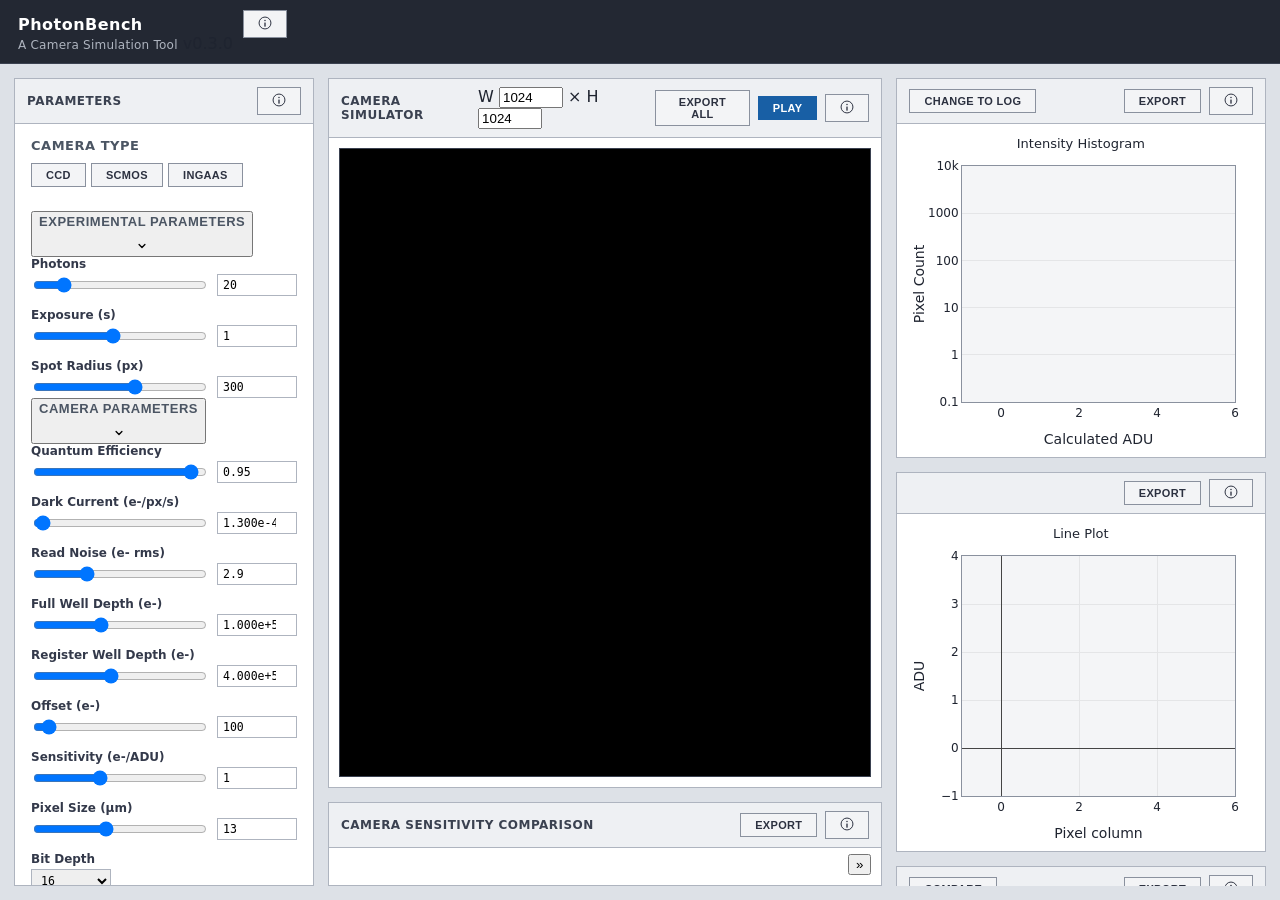
<file: index.html>
<!DOCTYPE html>
<html lang="en">
<head>
  <meta charset="UTF-8" />
  <meta name="viewport" content="width=device-width, initial-scale=1.0" />
  <title>PhotonBench - A Camera Simulation Tool</title>
  <link rel="stylesheet" href="style.css" />
</head>
<body>
  <header class="app-titlebar">
    <div class="app-title-group">
      <h1>PhotonBench</h1>
      <span class="app-subtitle">A Camera Simulation Tool</span>
      <span class="app-version" title="Pre-release - see CHANGELOG.md for version history">v0.3.0</span>
    </div>
    <button id="info-btn" type="button" class="btn btn-sm icon-btn" aria-label="Info" title="Info">
      <svg class="icon-info" viewBox="0 0 20 20" width="14" height="14" aria-hidden="true" focusable="false"><circle cx="10" cy="10" r="8.5" fill="none" stroke="currentColor" stroke-width="1.4"/><circle cx="10" cy="6.4" r="1.1" fill="currentColor"/><rect x="9.05" y="9.2" width="1.9" height="6" rx="0.6" fill="currentColor"/></svg>
    </button>
  </header>

  <div id="info-overlay" class="info-overlay" hidden>
    <div class="info-modal" role="dialog" aria-modal="true" aria-labelledby="info-modal-content">
      <button id="info-close-btn" class="info-close" aria-label="Close">&times;</button>
      <div id="info-modal-content" class="info-text"></div>
    </div>
  </div>

  <div id="comparison-info-overlay" class="info-overlay" hidden>
    <div class="info-modal" role="dialog" aria-modal="true" aria-labelledby="comparison-info-modal-content">
      <button id="comparison-info-close-btn" class="info-close" aria-label="Close">&times;</button>
      <div id="comparison-info-modal-content" class="info-text">
        <p>SNR is an important quantity that allows for a compact comparison of a camera's hypothetical performance under different illumination conditions. Here SNR is plotted as a function of incident photons and as a function of 13 µm pixels (Normalized SNR). Pixel size is important here as, generally, larger pixels will be more sensitive due to the larger surface area. Thus, the Normalized SNR plot is created by scaling the SNR by the ratio of the pixel surface area to a reference 13 µm pixel. The latter plot provides a more accurate comparison of two cameras with different pixel sizes under the same illumination conditions.</p>
      </div>
    </div>
  </div>

  <div id="panel-1-info-overlay" class="info-overlay" hidden>
    <div class="info-modal" role="dialog" aria-modal="true" aria-labelledby="panel-1-info-modal-content">
      <button id="panel-1-info-close-btn" class="info-close" aria-label="Close">&times;</button>
      <div id="panel-1-info-modal-content" class="info-text">
        <p><em>Info coming soon.</em></p>
      </div>
    </div>
  </div>

  <div id="panel-2-info-overlay" class="info-overlay" hidden>
    <div class="info-modal" role="dialog" aria-modal="true" aria-labelledby="panel-2-info-modal-content">
      <button id="panel-2-info-close-btn" class="info-close" aria-label="Close">&times;</button>
      <div id="panel-2-info-modal-content" class="info-text">
        <p><em>Info coming soon.</em></p>
      </div>
    </div>
  </div>

  <div id="panel-3-info-overlay" class="info-overlay" hidden>
    <div class="info-modal" role="dialog" aria-modal="true" aria-labelledby="panel-3-info-modal-content">
      <button id="panel-3-info-close-btn" class="info-close" aria-label="Close">&times;</button>
      <div id="panel-3-info-modal-content" class="info-text">
        <p><em>Info coming soon.</em></p>
      </div>
    </div>
  </div>

  <div id="panel-4-info-overlay" class="info-overlay" hidden>
    <div class="info-modal" role="dialog" aria-modal="true" aria-labelledby="panel-4-info-modal-content">
      <button id="panel-4-info-close-btn" class="info-close" aria-label="Close">&times;</button>
      <div id="panel-4-info-modal-content" class="info-text">
        <p><em>Info coming soon.</em></p>
      </div>
    </div>
  </div>

  <div id="panel-5-info-overlay" class="info-overlay" hidden>
    <div class="info-modal" role="dialog" aria-modal="true" aria-labelledby="panel-5-info-modal-content">
      <button id="panel-5-info-close-btn" class="info-close" aria-label="Close">&times;</button>
      <div id="panel-5-info-modal-content" class="info-text">
        <p><em>Info coming soon.</em></p>
      </div>
    </div>
  </div>

  <div id="panel-6-info-overlay" class="info-overlay" hidden>
    <div class="info-modal" role="dialog" aria-modal="true" aria-labelledby="panel-6-info-modal-content">
      <button id="panel-6-info-close-btn" class="info-close" aria-label="Close">&times;</button>
      <div id="panel-6-info-modal-content" class="info-text">
        <p><em>Info coming soon.</em></p>
      </div>
    </div>
  </div>

  <div class="app-grid">

    <!-- Left column: Box 6, parameters. Scrolls independently if it doesn't
         all fit vertically. -->
    <section class="panel params-column" id="panel-6">
      <div class="panel-header">
        <h2>Parameters</h2>
        <div class="panel-controls">
          <button id="panel-6-info-btn" type="button" class="btn btn-sm icon-btn" aria-label="About this panel" title="About this panel">
            <svg class="icon-info" viewBox="0 0 20 20" width="14" height="14" aria-hidden="true" focusable="false"><circle cx="10" cy="10" r="8.5" fill="none" stroke="currentColor" stroke-width="1.4"/><circle cx="10" cy="6.4" r="1.1" fill="currentColor"/><rect x="9.05" y="9.2" width="1.9" height="6" rx="0.6" fill="currentColor"/></svg>
          </button>
        </div>
      </div>
      <div class="panel-body panel-body-controls">
        <div class="controls-group sensor-type-wrapper">
          <h3>Camera Type</h3>
          <div class="sensor-type-tabs">
            <button type="button" class="btn sensor-type-btn is-active" id="sensor-type-ccd-btn">CCD</button>
            <button type="button" class="btn sensor-type-btn" id="sensor-type-scmos-btn">sCMOS</button>
            <button type="button" class="btn sensor-type-btn" id="sensor-type-ingaas-btn">InGaAs</button>
          </div>
          <div class="reset-divider"></div>
        </div>
        <div class="params-scroll-area">
          <div class="controls-group collapsible-group" id="experimental-group">
            <button type="button" class="controls-group-header" id="experimental-group-toggle" aria-expanded="true" aria-controls="experimental-controls">
              <h3>Experimental Parameters</h3>
              <svg class="icon-chevron" viewBox="0 0 12 12" width="10" height="10" aria-hidden="true" focusable="false"><path d="M2.5 4.2 L6 7.8 L9.5 4.2" stroke="currentColor" stroke-width="1.6" fill="none" stroke-linecap="round" stroke-linejoin="round"/></svg>
            </button>
            <div id="experimental-controls" class="controls-list"></div>
          </div>
          <div class="controls-group collapsible-group" id="camera-group">
            <button type="button" class="controls-group-header" id="camera-group-toggle" aria-expanded="true" aria-controls="camera-controls">
              <h3>Camera Parameters</h3>
              <svg class="icon-chevron" viewBox="0 0 12 12" width="10" height="10" aria-hidden="true" focusable="false"><path d="M2.5 4.2 L6 7.8 L9.5 4.2" stroke="currentColor" stroke-width="1.6" fill="none" stroke-linecap="round" stroke-linejoin="round"/></svg>
            </button>
            <div id="camera-controls" class="controls-list"></div>
          </div>
        </div>
        <div class="reset-wrapper">
          <div class="reset-divider"></div>
          <button id="reset-defaults-btn" class="btn btn-reset">Reset to Default</button>
        </div>
      </div>
    </section>

    <!-- Middle column: Box 1 (sensor sim) on top, Camera Sensitivity
         Comparison panel filling the remaining space below it (the old
         info-text space, repurposed - the info text itself now lives in
         the Info overlay triggered from the header). Neither part scrolls
         on its own yet; the comparison panel is empty until the comparison
         feature is built. -->
    <div class="center-column">
      <section class="panel" id="panel-1">
        <div class="panel-header">
          <h2>Camera Simulator</h2>
          <div class="panel-controls">
            <div class="sensor-dims">
              <label for="sensor-width-input">W</label>
              <input type="number" id="sensor-width-input" class="dim-input" min="1024" max="5000" step="1" value="1024" />
              <span class="dims-x">&times;</span>
              <label for="sensor-height-input">H</label>
              <input type="number" id="sensor-height-input" class="dim-input" min="1" max="5000" step="1" value="1024" />
            </div>
            <button id="export-btn" class="btn">Export All</button>
            <button id="play-pause-btn" class="btn btn-primary">Play</button>
            <button id="panel-1-info-btn" type="button" class="btn btn-sm icon-btn" aria-label="About this panel" title="About this panel">
              <svg class="icon-info" viewBox="0 0 20 20" width="14" height="14" aria-hidden="true" focusable="false"><circle cx="10" cy="10" r="8.5" fill="none" stroke="currentColor" stroke-width="1.4"/><circle cx="10" cy="6.4" r="1.1" fill="currentColor"/><rect x="9.05" y="9.2" width="1.9" height="6" rx="0.6" fill="currentColor"/></svg>
            </button>
          </div>
        </div>
        <div class="panel-body panel-body-canvas">
          <canvas id="sensor-canvas"></canvas>
        </div>
      </section>

      <section class="panel comparison-panel" id="panel-comparison">
        <div class="panel-header">
          <h2>Camera Sensitivity Comparison</h2>
          <div class="panel-controls">
            <button id="export-comparison-btn" type="button" class="btn btn-sm">Export</button>
            <button id="comparison-info-btn" type="button" class="btn btn-sm icon-btn" aria-label="About the Normalized SNR plot" title="About the Normalized SNR plot">
              <svg class="icon-info" viewBox="0 0 20 20" width="14" height="14" aria-hidden="true" focusable="false"><circle cx="10" cy="10" r="8.5" fill="none" stroke="currentColor" stroke-width="1.4"/><circle cx="10" cy="6.4" r="1.1" fill="currentColor"/><rect x="9.05" y="9.2" width="1.9" height="6" rx="0.6" fill="currentColor"/></svg>
            </button>
          </div>
        </div>
        <div class="panel-body comparison-body">
          <div id="comparison-plot-1" class="comparison-plot chart"></div>
          <div id="comparison-plot-2" class="comparison-plot chart"></div>
          <div id="comparison-legend-wrap" class="comparison-legend-wrap">
            <button id="comparison-legend-toggle" type="button" class="comparison-legend-toggle" aria-label="Hide trace legend" title="Hide trace legend">&raquo;</button>
            <div id="comparison-legend" class="comparison-legend"></div>
          </div>
        </div>
      </section>
    </div>

    <!-- Right column: Boxes 2-5, stacked and independently scrollable so
         none of them need to shrink to fit. -->
    <div class="plots-column">
      <section class="panel" id="panel-2">
        <div class="panel-header panel-header-split">
          <div class="panel-controls">
            <button id="histogram-scale-toggle-btn" type="button" class="btn btn-sm">Change to Log</button>
          </div>
          <div class="panel-controls">
            <button id="export-histogram-btn" class="btn btn-sm">Export</button>
            <button id="panel-2-info-btn" type="button" class="btn btn-sm icon-btn" aria-label="About this panel" title="About this panel">
              <svg class="icon-info" viewBox="0 0 20 20" width="14" height="14" aria-hidden="true" focusable="false"><circle cx="10" cy="10" r="8.5" fill="none" stroke="currentColor" stroke-width="1.4"/><circle cx="10" cy="6.4" r="1.1" fill="currentColor"/><rect x="9.05" y="9.2" width="1.9" height="6" rx="0.6" fill="currentColor"/></svg>
            </button>
          </div>
        </div>
        <div class="panel-body">
          <div id="histogram-chart" class="chart"></div>
        </div>
      </section>

      <section class="panel" id="panel-3">
        <div class="panel-header panel-header-plot">
          <div class="panel-controls">
            <button id="export-line-btn" class="btn btn-sm">Export</button>
            <button id="panel-3-info-btn" type="button" class="btn btn-sm icon-btn" aria-label="About this panel" title="About this panel">
              <svg class="icon-info" viewBox="0 0 20 20" width="14" height="14" aria-hidden="true" focusable="false"><circle cx="10" cy="10" r="8.5" fill="none" stroke="currentColor" stroke-width="1.4"/><circle cx="10" cy="6.4" r="1.1" fill="currentColor"/><rect x="9.05" y="9.2" width="1.9" height="6" rx="0.6" fill="currentColor"/></svg>
            </button>
          </div>
        </div>
        <div class="panel-body">
          <div id="line-profile-chart" class="chart"></div>
        </div>
      </section>

      <section class="panel" id="panel-4">
        <div class="panel-header panel-header-split">
          <div class="panel-controls">
            <button id="compare-btn" type="button" class="btn btn-sm">Compare</button>
          </div>
          <div class="panel-controls">
            <button id="export-snr-btn" class="btn btn-sm">Export</button>
            <button id="panel-4-info-btn" type="button" class="btn btn-sm icon-btn" aria-label="About this panel" title="About this panel">
              <svg class="icon-info" viewBox="0 0 20 20" width="14" height="14" aria-hidden="true" focusable="false"><circle cx="10" cy="10" r="8.5" fill="none" stroke="currentColor" stroke-width="1.4"/><circle cx="10" cy="6.4" r="1.1" fill="currentColor"/><rect x="9.05" y="9.2" width="1.9" height="6" rx="0.6" fill="currentColor"/></svg>
            </button>
          </div>
        </div>
        <div class="panel-body">
          <div id="snr-chart" class="chart"></div>
        </div>
      </section>

      <section class="panel" id="panel-5">
        <div class="panel-header panel-header-plot">
          <div class="panel-controls">
            <button id="export-noise-btn" class="btn btn-sm">Export</button>
            <button id="panel-5-info-btn" type="button" class="btn btn-sm icon-btn" aria-label="About this panel" title="About this panel">
              <svg class="icon-info" viewBox="0 0 20 20" width="14" height="14" aria-hidden="true" focusable="false"><circle cx="10" cy="10" r="8.5" fill="none" stroke="currentColor" stroke-width="1.4"/><circle cx="10" cy="6.4" r="1.1" fill="currentColor"/><rect x="9.05" y="9.2" width="1.9" height="6" rx="0.6" fill="currentColor"/></svg>
            </button>
          </div>
        </div>
        <div class="panel-body">
          <div id="noise-chart" class="chart"></div>
        </div>
      </section>
    </div>

  </div>

  <script src="https://cdn.plot.ly/plotly-2.35.2.min.js"></script>
  <script src="src/physics.js"></script>
  <script src="src/colormap.js"></script>
  <script src="src/canvas.js"></script>
  <script src="src/charts.js"></script>
  <script src="src/controls.js"></script>
  <script src="src/info.js"></script>
  <script src="src/exporters.js"></script>
  <script src="src/main.js"></script>
</body>
</html>
</file>
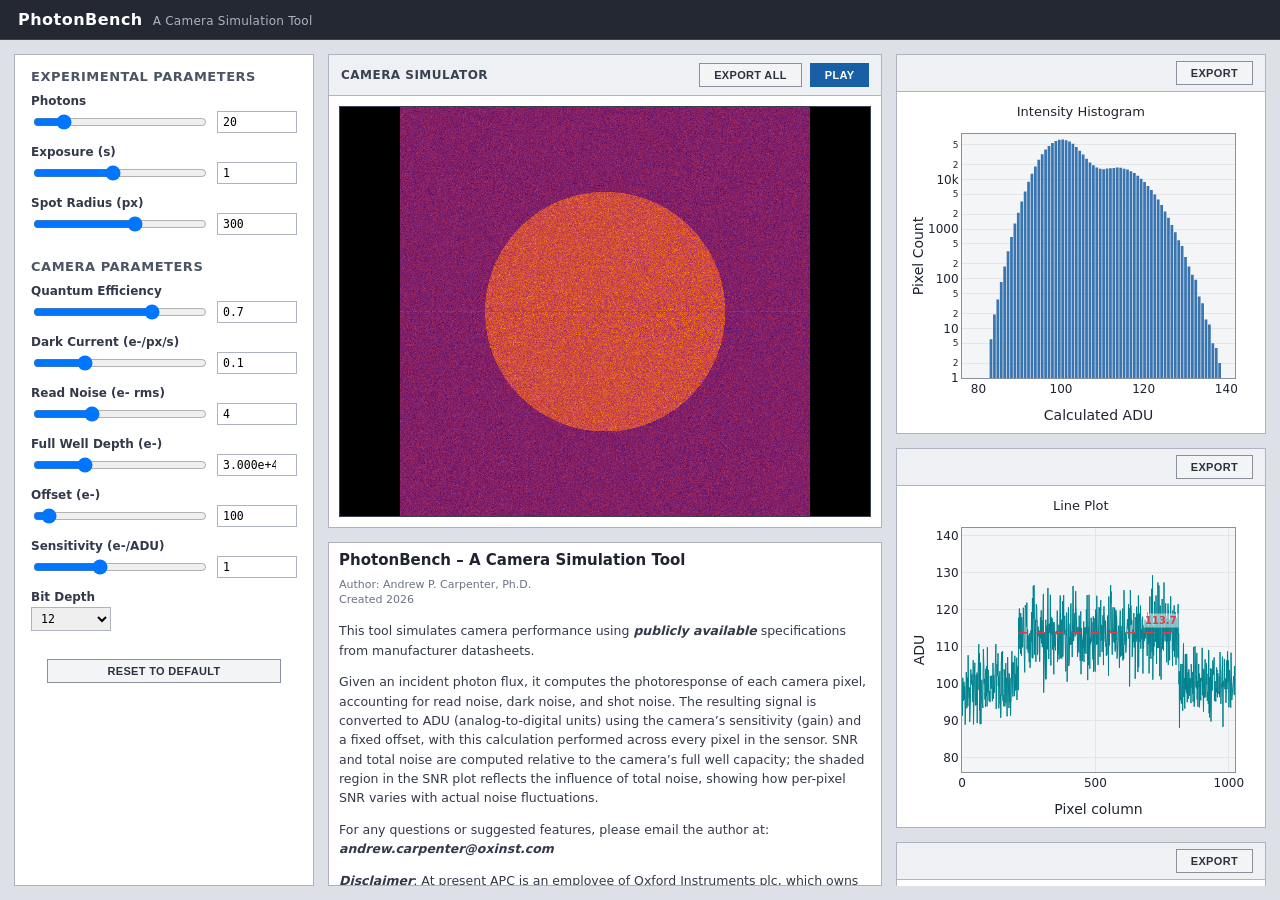
<file: Initial-Commit/index.html>
<!DOCTYPE html>
<html lang="en">
<head>
  <meta charset="UTF-8" />
  <meta name="viewport" content="width=device-width, initial-scale=1.0" />
  <title>PhotonBench - A Camera Simulation Tool</title>
  <link rel="stylesheet" href="style.css" />
</head>
<body>
  <header class="app-titlebar">
    <h1>PhotonBench</h1>
    <span class="app-subtitle">A Camera Simulation Tool</span>
  </header>
  <div class="app-grid">

    <!-- Left column: Box 6, parameters. Scrolls independently if it doesn't
         all fit vertically. -->
    <section class="panel params-column" id="panel-6">
      <div class="panel-body panel-body-controls">
        <div class="controls-group">
          <h3>Experimental Parameters</h3>
          <div id="experimental-controls" class="controls-list"></div>
        </div>
        <div class="controls-group">
          <h3>Camera Parameters</h3>
          <div id="camera-controls" class="controls-list"></div>
        </div>
        <div class="reset-wrapper">
          <button id="reset-defaults-btn" class="btn btn-reset">Reset to Default</button>
        </div>
      </div>
    </section>

    <!-- Middle column: Box 1 (sensor sim) on top, info text filling the
         remaining space below it. Neither part scrolls. -->
    <div class="center-column">
      <section class="panel" id="panel-1">
        <div class="panel-header">
          <h2>Camera Simulator</h2>
          <div class="panel-controls">
            <button id="export-btn" class="btn">Export All</button>
            <button id="play-pause-btn" class="btn btn-primary">Play</button>
          </div>
        </div>
        <div class="panel-body panel-body-canvas">
          <canvas id="sensor-canvas"></canvas>
        </div>
      </section>

      <section class="panel info-panel">
        <div class="panel-body">
          <div id="info-text" class="info-text"></div>
        </div>
      </section>
    </div>

    <!-- Right column: Boxes 2-5, stacked and independently scrollable so
         none of them need to shrink to fit. -->
    <div class="plots-column">
      <section class="panel" id="panel-2">
        <div class="panel-header panel-header-plot">
          <div class="panel-controls">
            <button id="export-histogram-btn" class="btn btn-sm">Export</button>
          </div>
        </div>
        <div class="panel-body">
          <div id="histogram-chart" class="chart"></div>
        </div>
      </section>

      <section class="panel" id="panel-3">
        <div class="panel-header panel-header-plot">
          <div class="panel-controls">
            <button id="export-line-btn" class="btn btn-sm">Export</button>
          </div>
        </div>
        <div class="panel-body">
          <div id="line-profile-chart" class="chart"></div>
        </div>
      </section>

      <section class="panel" id="panel-4">
        <div class="panel-header panel-header-plot">
          <div class="panel-controls">
            <button id="export-snr-btn" class="btn btn-sm">Export</button>
          </div>
        </div>
        <div class="panel-body">
          <div id="snr-chart" class="chart"></div>
        </div>
      </section>

      <section class="panel" id="panel-5">
        <div class="panel-header panel-header-plot">
          <div class="panel-controls">
            <button id="export-noise-btn" class="btn btn-sm">Export</button>
          </div>
        </div>
        <div class="panel-body">
          <div id="noise-chart" class="chart"></div>
        </div>
      </section>
    </div>

  </div>

  <script src="https://cdn.plot.ly/plotly-2.35.2.min.js"></script>
  <script src="src/physics.js"></script>
  <script src="src/colormap.js"></script>
  <script src="src/canvas.js"></script>
  <script src="src/charts.js"></script>
  <script src="src/controls.js"></script>
  <script src="src/info.js"></script>
  <script src="src/exporters.js"></script>
  <script src="src/main.js"></script>
</body>
</html>
</file>
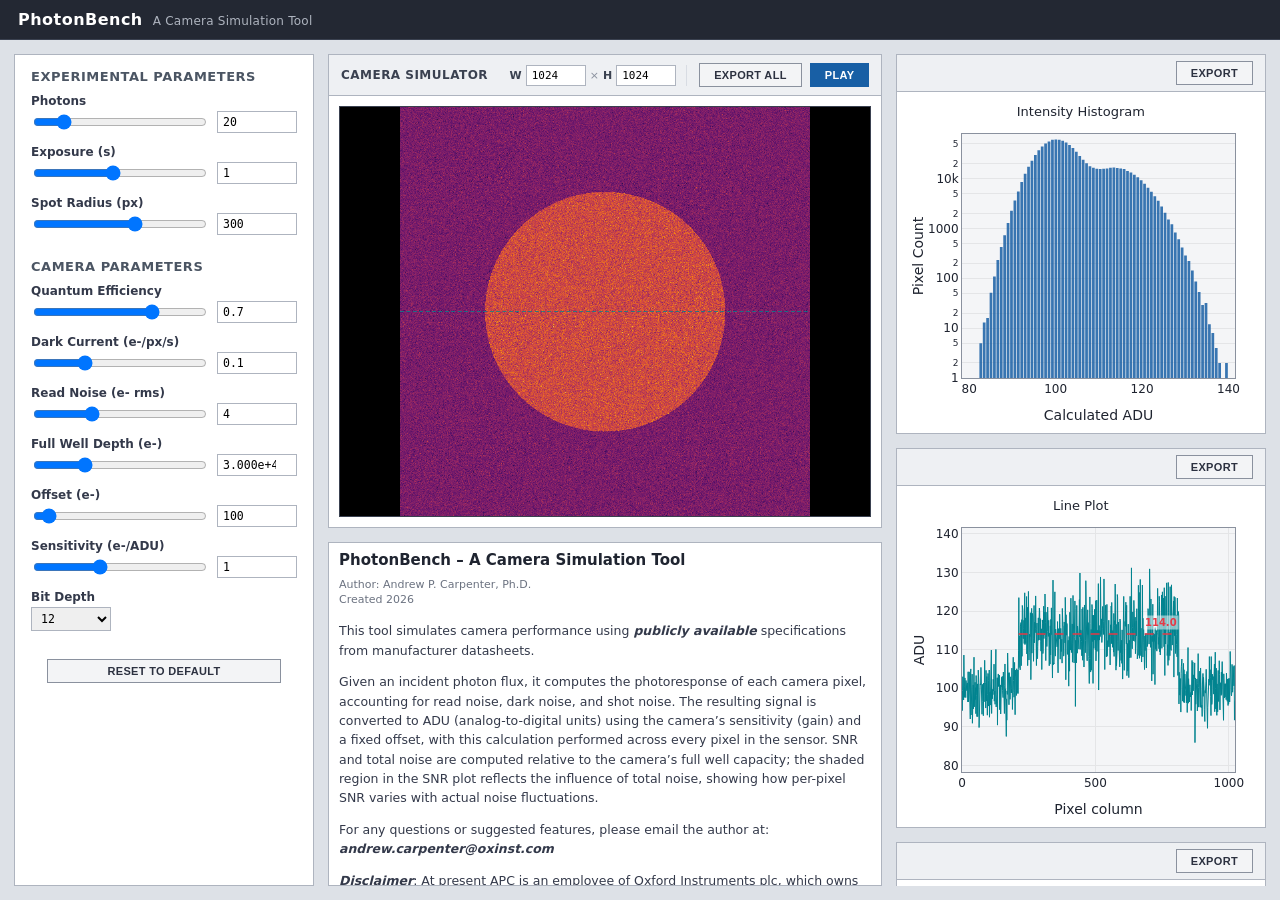
<file: v0.1.5-Sensor-Upgrade/index.html>
<!DOCTYPE html>
<html lang="en">
<head>
  <meta charset="UTF-8" />
  <meta name="viewport" content="width=device-width, initial-scale=1.0" />
  <title>PhotonBench - A Camera Simulation Tool</title>
  <link rel="stylesheet" href="style.css" />
</head>
<body>
  <header class="app-titlebar">
    <h1>PhotonBench</h1>
    <span class="app-subtitle">A Camera Simulation Tool</span>
  </header>
  <div class="app-grid">

    <!-- Left column: Box 6, parameters. Scrolls independently if it doesn't
         all fit vertically. -->
    <section class="panel params-column" id="panel-6">
      <div class="panel-body panel-body-controls">
        <div class="controls-group">
          <h3>Experimental Parameters</h3>
          <div id="experimental-controls" class="controls-list"></div>
        </div>
        <div class="controls-group">
          <h3>Camera Parameters</h3>
          <div id="camera-controls" class="controls-list"></div>
        </div>
        <div class="reset-wrapper">
          <button id="reset-defaults-btn" class="btn btn-reset">Reset to Default</button>
        </div>
      </div>
    </section>

    <!-- Middle column: Box 1 (sensor sim) on top, info text filling the
         remaining space below it. Neither part scrolls. -->
    <div class="center-column">
      <section class="panel" id="panel-1">
        <div class="panel-header">
          <h2>Camera Simulator</h2>
          <div class="panel-controls">
            <div class="sensor-dims">
              <label for="sensor-width-input">W</label>
              <input type="number" id="sensor-width-input" class="dim-input" min="1024" max="5000" step="1" value="1024" />
              <span class="dims-x">&times;</span>
              <label for="sensor-height-input">H</label>
              <input type="number" id="sensor-height-input" class="dim-input" min="100" max="5000" step="1" value="1024" />
            </div>
            <button id="export-btn" class="btn">Export All</button>
            <button id="play-pause-btn" class="btn btn-primary">Play</button>
          </div>
        </div>
        <div class="panel-body panel-body-canvas">
          <canvas id="sensor-canvas"></canvas>
        </div>
      </section>

      <section class="panel info-panel">
        <div class="panel-body">
          <div id="info-text" class="info-text"></div>
        </div>
      </section>
    </div>

    <!-- Right column: Boxes 2-5, stacked and independently scrollable so
         none of them need to shrink to fit. -->
    <div class="plots-column">
      <section class="panel" id="panel-2">
        <div class="panel-header panel-header-plot">
          <div class="panel-controls">
            <button id="export-histogram-btn" class="btn btn-sm">Export</button>
          </div>
        </div>
        <div class="panel-body">
          <div id="histogram-chart" class="chart"></div>
        </div>
      </section>

      <section class="panel" id="panel-3">
        <div class="panel-header panel-header-plot">
          <div class="panel-controls">
            <button id="export-line-btn" class="btn btn-sm">Export</button>
          </div>
        </div>
        <div class="panel-body">
          <div id="line-profile-chart" class="chart"></div>
        </div>
      </section>

      <section class="panel" id="panel-4">
        <div class="panel-header panel-header-plot">
          <div class="panel-controls">
            <button id="export-snr-btn" class="btn btn-sm">Export</button>
          </div>
        </div>
        <div class="panel-body">
          <div id="snr-chart" class="chart"></div>
        </div>
      </section>

      <section class="panel" id="panel-5">
        <div class="panel-header panel-header-plot">
          <div class="panel-controls">
            <button id="export-noise-btn" class="btn btn-sm">Export</button>
          </div>
        </div>
        <div class="panel-body">
          <div id="noise-chart" class="chart"></div>
        </div>
      </section>
    </div>

  </div>

  <script src="https://cdn.plot.ly/plotly-2.35.2.min.js"></script>
  <script src="src/physics.js"></script>
  <script src="src/colormap.js"></script>
  <script src="src/canvas.js"></script>
  <script src="src/charts.js"></script>
  <script src="src/controls.js"></script>
  <script src="src/info.js"></script>
  <script src="src/exporters.js"></script>
  <script src="src/main.js"></script>
</body>
</html>
</file>
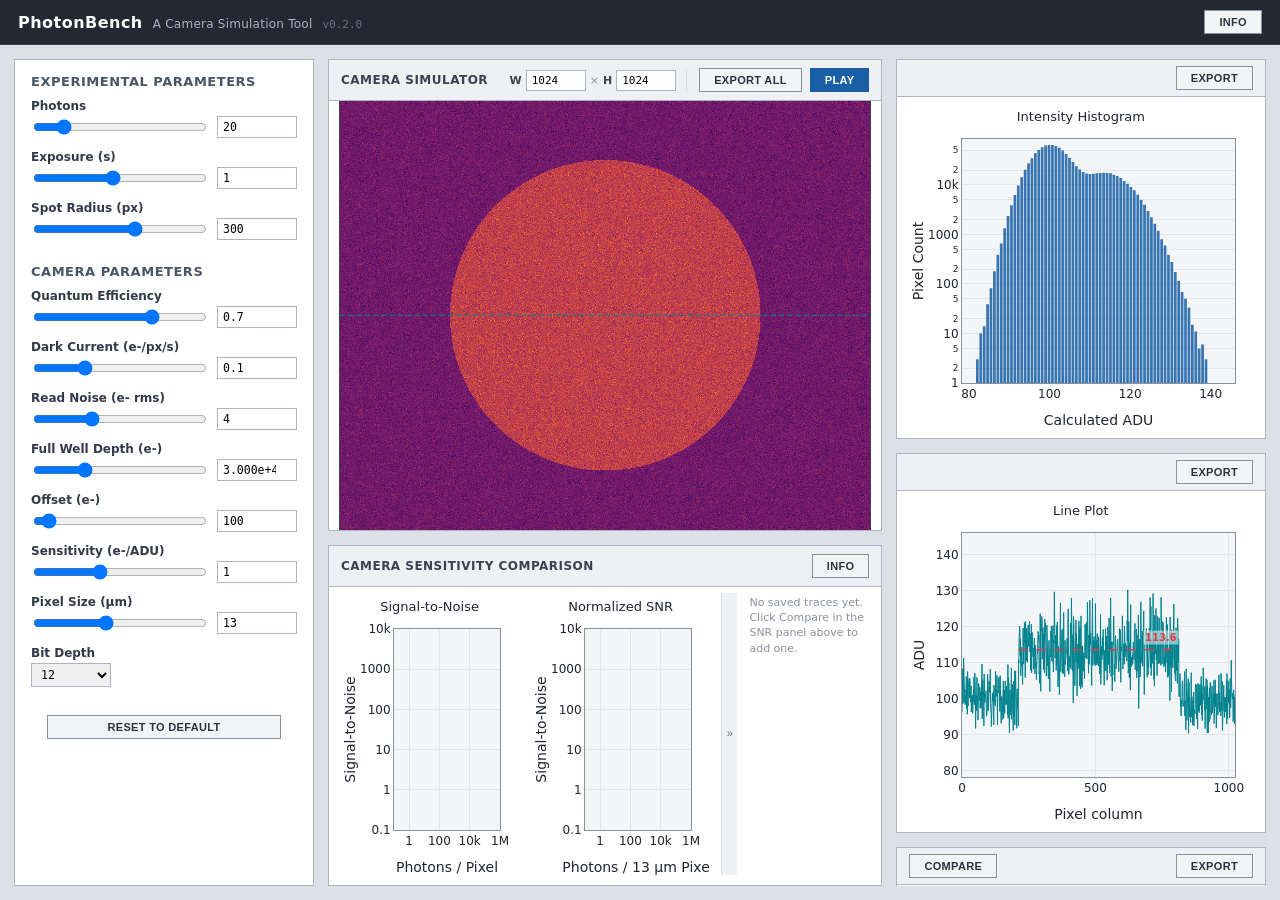
<file: v0.2.0-Camera-Comparison/index.html>
<!DOCTYPE html>
<html lang="en">
<head>
  <meta charset="UTF-8" />
  <meta name="viewport" content="width=device-width, initial-scale=1.0" />
  <title>PhotonBench - A Camera Simulation Tool</title>
  <link rel="stylesheet" href="style.css" />
</head>
<body>
  <header class="app-titlebar">
    <div class="app-title-group">
      <h1>PhotonBench</h1>
      <span class="app-subtitle">A Camera Simulation Tool</span>
      <span class="app-version" title="Pre-release - see CHANGELOG.md for version history">v0.2.0</span>
    </div>
    <button id="info-btn" class="btn">Info</button>
  </header>

  <div id="info-overlay" class="info-overlay" hidden>
    <div class="info-modal" role="dialog" aria-modal="true" aria-labelledby="info-modal-content">
      <button id="info-close-btn" class="info-close" aria-label="Close">&times;</button>
      <div id="info-modal-content" class="info-text"></div>
    </div>
  </div>

  <div id="comparison-info-overlay" class="info-overlay" hidden>
    <div class="info-modal" role="dialog" aria-modal="true" aria-labelledby="comparison-info-modal-content">
      <button id="comparison-info-close-btn" class="info-close" aria-label="Close">&times;</button>
      <div id="comparison-info-modal-content" class="info-text">
        <p>SNR is an important quantity that allows for a compact comparison of a camera's hypothetical performance under different illumination conditions. Here SNR is plotted as a function of incident photons and as a function of 13 µm pixels (Normalized SNR). Pixel size is important here as, generally, larger pixels will be more sensitive due to the larger surface area. Thus, the Normalized SNR plot is created by scaling the SNR by the ratio of the pixel surface area to a reference 13 µm pixel. The latter plot provides a more accurate comparison of two cameras with different pixel sizes under the same illumination conditions.</p>
      </div>
    </div>
  </div>

  <div class="app-grid">

    <!-- Left column: Box 6, parameters. Scrolls independently if it doesn't
         all fit vertically. -->
    <section class="panel params-column" id="panel-6">
      <div class="panel-body panel-body-controls">
        <div class="controls-group">
          <h3>Experimental Parameters</h3>
          <div id="experimental-controls" class="controls-list"></div>
        </div>
        <div class="controls-group">
          <h3>Camera Parameters</h3>
          <div id="camera-controls" class="controls-list"></div>
        </div>
        <div class="reset-wrapper">
          <button id="reset-defaults-btn" class="btn btn-reset">Reset to Default</button>
        </div>
      </div>
    </section>

    <!-- Middle column: Box 1 (sensor sim) on top, Camera Sensitivity
         Comparison panel filling the remaining space below it (the old
         info-text space, repurposed - the info text itself now lives in
         the Info overlay triggered from the header). Neither part scrolls
         on its own yet; the comparison panel is empty until the comparison
         feature is built. -->
    <div class="center-column">
      <section class="panel" id="panel-1">
        <div class="panel-header">
          <h2>Camera Simulator</h2>
          <div class="panel-controls">
            <div class="sensor-dims">
              <label for="sensor-width-input">W</label>
              <input type="number" id="sensor-width-input" class="dim-input" min="1024" max="5000" step="1" value="1024" />
              <span class="dims-x">&times;</span>
              <label for="sensor-height-input">H</label>
              <input type="number" id="sensor-height-input" class="dim-input" min="1" max="5000" step="1" value="1024" />
            </div>
            <button id="export-btn" class="btn">Export All</button>
            <button id="play-pause-btn" class="btn btn-primary">Play</button>
          </div>
        </div>
        <div class="panel-body panel-body-canvas">
          <canvas id="sensor-canvas"></canvas>
        </div>
      </section>

      <section class="panel comparison-panel" id="panel-comparison">
        <div class="panel-header">
          <h2>Camera Sensitivity Comparison</h2>
          <div class="panel-controls">
            <button id="comparison-info-btn" type="button" class="btn btn-sm" aria-label="About the Normalized SNR plot" title="About the Normalized SNR plot">Info</button>
          </div>
        </div>
        <div class="panel-body comparison-body">
          <div id="comparison-plot-1" class="comparison-plot chart"></div>
          <div id="comparison-plot-2" class="comparison-plot chart"></div>
          <div id="comparison-legend-wrap" class="comparison-legend-wrap">
            <button id="comparison-legend-toggle" type="button" class="comparison-legend-toggle" aria-label="Hide trace legend" title="Hide trace legend">&raquo;</button>
            <div id="comparison-legend" class="comparison-legend"></div>
          </div>
        </div>
      </section>
    </div>

    <!-- Right column: Boxes 2-5, stacked and independently scrollable so
         none of them need to shrink to fit. -->
    <div class="plots-column">
      <section class="panel" id="panel-2">
        <div class="panel-header panel-header-plot">
          <div class="panel-controls">
            <button id="export-histogram-btn" class="btn btn-sm">Export</button>
          </div>
        </div>
        <div class="panel-body">
          <div id="histogram-chart" class="chart"></div>
        </div>
      </section>

      <section class="panel" id="panel-3">
        <div class="panel-header panel-header-plot">
          <div class="panel-controls">
            <button id="export-line-btn" class="btn btn-sm">Export</button>
          </div>
        </div>
        <div class="panel-body">
          <div id="line-profile-chart" class="chart"></div>
        </div>
      </section>

      <section class="panel" id="panel-4">
        <div class="panel-header snr-panel-header">
          <div class="panel-controls">
            <button id="compare-btn" type="button" class="btn btn-sm">Compare</button>
          </div>
          <div class="panel-controls">
            <button id="export-snr-btn" class="btn btn-sm">Export</button>
          </div>
        </div>
        <div class="panel-body">
          <div id="snr-chart" class="chart"></div>
        </div>
      </section>

      <section class="panel" id="panel-5">
        <div class="panel-header panel-header-plot">
          <div class="panel-controls">
            <button id="export-noise-btn" class="btn btn-sm">Export</button>
          </div>
        </div>
        <div class="panel-body">
          <div id="noise-chart" class="chart"></div>
        </div>
      </section>
    </div>

  </div>

  <script src="https://cdn.plot.ly/plotly-2.35.2.min.js"></script>
  <script src="src/physics.js"></script>
  <script src="src/colormap.js"></script>
  <script src="src/canvas.js"></script>
  <script src="src/charts.js"></script>
  <script src="src/controls.js"></script>
  <script src="src/info.js"></script>
  <script src="src/exporters.js"></script>
  <script src="src/main.js"></script>
</body>
</html>
</file>
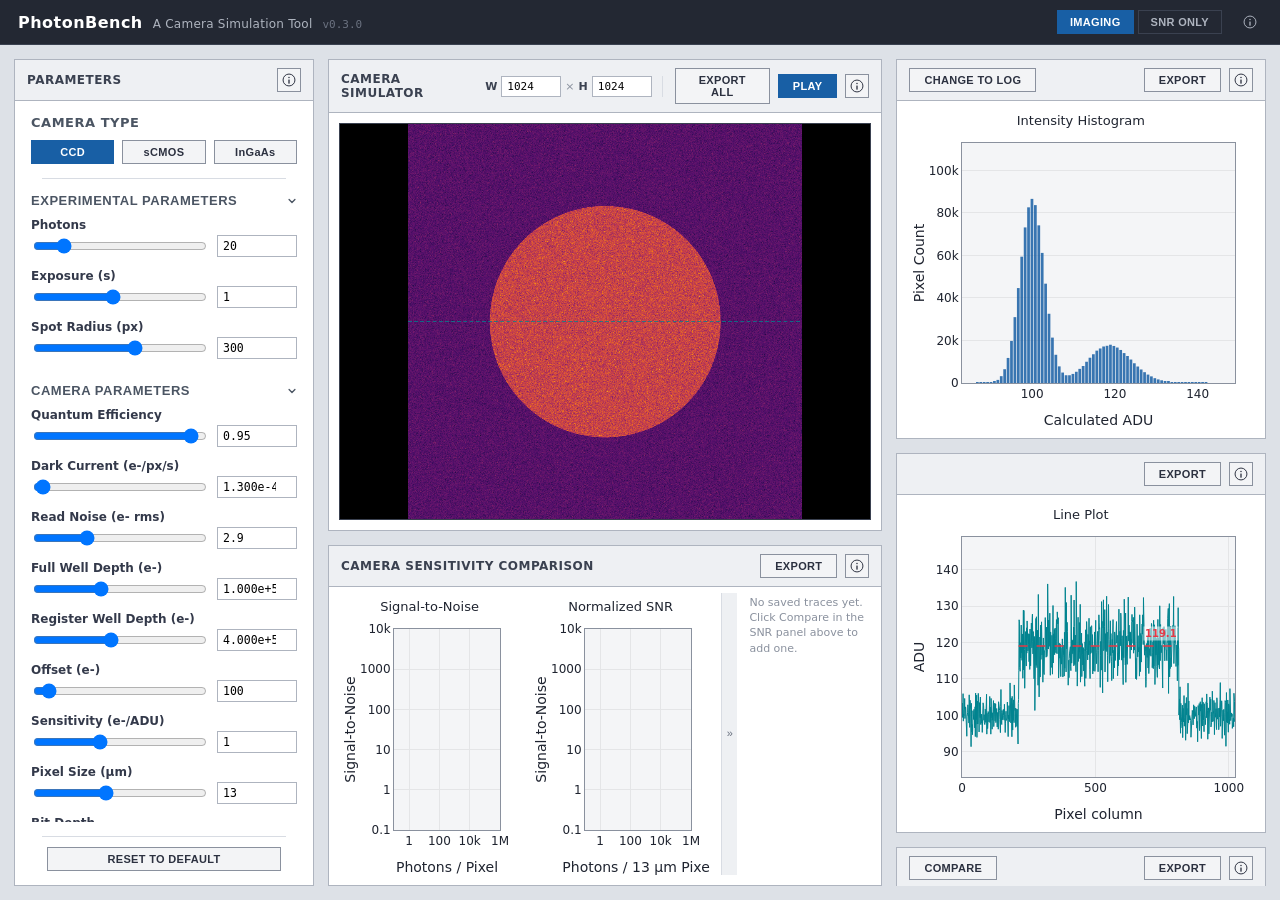
<file: v0.3.5-Unreleased_SNR-Only/index.html>
<!DOCTYPE html>
<html lang="en">
<head>
  <meta charset="UTF-8" />
  <meta name="viewport" content="width=device-width, initial-scale=1.0" />
  <title>PhotonBench - A Camera Simulation Tool</title>
  <link rel="stylesheet" href="style.css" />
</head>
<body>
  <header class="app-titlebar">
    <div class="app-title-group">
      <h1>PhotonBench</h1>
      <span class="app-subtitle">A Camera Simulation Tool</span>
      <span class="app-version" title="Pre-release - see CHANGELOG.md for version history">v0.3.0</span>
    </div>
    <div class="app-header-right">
      <!-- Spectroscopy tab removed for this intermediate release - it was
           only ever a placeholder layout with no working simulation behind
           it yet. It'll come back once the vertical-binning spectrum and
           the image simulator's region-of-interest selector exist. -->
      <nav class="mode-tabs" role="tablist" aria-label="Simulator mode">
        <button type="button" class="mode-tab is-active" id="mode-tab-imaging" role="tab" aria-selected="true" data-mode="imaging">Imaging</button>
        <button type="button" class="mode-tab" id="mode-tab-snr" role="tab" aria-selected="false" data-mode="snr">SNR Only</button>
      </nav>
      <button id="info-btn" type="button" class="btn btn-sm icon-btn" aria-label="Info" title="Info">
        <svg class="icon-info" viewBox="0 0 20 20" width="14" height="14" aria-hidden="true" focusable="false"><circle cx="10" cy="10" r="8.5" fill="none" stroke="currentColor" stroke-width="1.4"/><circle cx="10" cy="6.4" r="1.1" fill="currentColor"/><rect x="9.05" y="9.2" width="1.9" height="6" rx="0.6" fill="currentColor"/></svg>
      </button>
    </div>
  </header>

  <div id="info-overlay" class="info-overlay" hidden>
    <div class="info-modal" role="dialog" aria-modal="true" aria-labelledby="info-modal-content">
      <button id="info-close-btn" class="info-close" aria-label="Close">&times;</button>
      <div id="info-modal-content" class="info-text"></div>
    </div>
  </div>

  <div id="comparison-info-overlay" class="info-overlay" hidden>
    <div class="info-modal" role="dialog" aria-modal="true" aria-labelledby="comparison-info-modal-content">
      <button id="comparison-info-close-btn" class="info-close" aria-label="Close">&times;</button>
      <div id="comparison-info-modal-content" class="info-text">
        <p>Compare SNR curves (up to 5). The left plot shows raw SNR; the right plot normalizes SNR to a 13 µm reference pixel. Correcting for pixel surface area allows cameras with different pixel sizes can be compared fairly when within the same optical system.</p>
      </div>
    </div>
  </div>

  <div id="panel-1-info-overlay" class="info-overlay" hidden>
    <div class="info-modal" role="dialog" aria-modal="true" aria-labelledby="panel-1-info-modal-content">
      <button id="panel-1-info-close-btn" class="info-close" aria-label="Close">&times;</button>
      <div id="panel-1-info-modal-content" class="info-text">
        <p>This panel renders a live, false-color simulated sensor frame using the current Experimental and Camera Parameters, with shot, dark, and read noise applied per pixel. A circular spot of illumination is placed at the sensor's center; pixels along its edge are anti-aliased, receiving a fractional share of the illumination rather than a hard on/off cutoff.</p>
        <p>This view is for visualization only. While Play is active, the frame redraws with fresh random noise about 5 times per second. This refresh rate is a display setting, not a simulated camera frame rate, and has no effect on exposure time or any other part of the simulation.</p>
      </div>
    </div>
  </div>

  <div id="panel-2-info-overlay" class="info-overlay" hidden>
    <div class="info-modal" role="dialog" aria-modal="true" aria-labelledby="panel-2-info-modal-content">
      <button id="panel-2-info-close-btn" class="info-close" aria-label="Close">&times;</button>
      <div id="panel-2-info-modal-content" class="info-text">
        <p>This histogram shows the distribution of ADU values across every pixel in the current simulated frame, binned into 80 bins spanning the sensor's readout range. Two populations are typically visible: a peak near the background level and a peak near the illuminated signal level, each widened by noise. Pixels left unilluminated by a sensor size that isn't an exact multiple of the active bin factor are excluded. The toggle in the header switches the y-axis between linear and log scale — log makes small populations near the tails easier to see, while linear avoids exaggerating them.</p>
      </div>
    </div>
  </div>

  <div id="panel-3-info-overlay" class="info-overlay" hidden>
    <div class="info-modal" role="dialog" aria-modal="true" aria-labelledby="panel-3-info-modal-content">
      <button id="panel-3-info-close-btn" class="info-close" aria-label="Close">&times;</button>
      <div id="panel-3-info-modal-content" class="info-text">
        <p>This plot shows a single row of ADU values across the sensor, taken from the middle row of the current frame — the same row marked by the colored line overlaid on the Camera Simulator panel. It's a horizontal slice through the illuminated spot, showing the signal rise through the anti-aliased edge, plateau across the fully illuminated pixels, and fall back to background, with pixel-to-pixel noise visible throughout.</p>
      </div>
    </div>
  </div>

  <div id="panel-4-info-overlay" class="info-overlay" hidden>
    <div class="info-modal" role="dialog" aria-modal="true" aria-labelledby="panel-4-info-modal-content">
      <button id="panel-4-info-close-btn" class="info-close" aria-label="Close">&times;</button>
      <div id="panel-4-info-modal-content" class="info-text">
        <p>Displayed is the analytic Signal-to-Noise Ratio as a function of the number of incident photons of a pixel. Computed directly from the current Experimental and Camera Parameters rather than from the simulated frame. The shaded band shows fluctuations about the SNR curve resulting from variation in the combinations of noise and the red marker tracks your current Photons setting.</p>
        <p>When EM Gain and/or Binning are active, the baseline "Single Pixel SNR" curve becomes dashed and a solid "Modified SNR" curve is added showing the actual current-settings performance.</p>
        <p>Use Compare to save the active curve for side-by-side comparison in the Camera Sensitivity Comparison panel.</p>
      </div>
    </div>
  </div>

  <div id="panel-5-info-overlay" class="info-overlay" hidden>
    <div class="info-modal" role="dialog" aria-modal="true" aria-labelledby="panel-5-info-modal-content">
      <button id="panel-5-info-close-btn" class="info-close" aria-label="Close">&times;</button>
      <div id="panel-5-info-modal-content" class="info-text">
        <p>Breakdown of total noise into its component parts including shot, dark, and read noise, as a function of incident photon flux. Each noise source is computed analytically from the current parameters rather than from a simulated frame. The dashed red line marks your current Photons setting.</p>
      </div>
    </div>
  </div>

  <div id="panel-6-info-overlay" class="info-overlay" hidden>
    <div class="info-modal" role="dialog" aria-modal="true" aria-labelledby="panel-6-info-modal-content">
      <button id="panel-6-info-close-btn" class="info-close" aria-label="Close">&times;</button>
      <div id="panel-6-info-modal-content" class="info-text">
        <p>Adjustable experimental and camera parameters to simulate the camera performance of your choice.</p>

        <h3 class="info-subhead">Camera Type</h3>
        <p>Choose from CCD, sCMOS, or InGaAs. This will determine how pixels are binned and will adjust the camera properties. Defaults are inspired by CCD, sCMOS, and InGaAs array detectors found in the scientific camera market.</p>

        <h3 class="info-subhead">Experimental Parameters</h3>
        <dl class="info-param-list">
          <dt>Photons (#)</dt>
          <dd>Adjusts the number of photons/pixel in the illuminated area.</dd>
          <dt>Exposure Time (s)</dt>
          <dd>Interacts with the dark current to model thermal noise to the simulation. Does not interact with photons or any other part of the simulation.</dd>
          <dt>Spot Radius (px)</dt>
          <dd>Pixel radius of illuminated circle in the simulation.</dd>
        </dl>

        <h3 class="info-subhead">Camera Parameters</h3>
        <dl class="info-param-list">
          <dt>Quantum Efficiency</dt>
          <dd>Manufacturer specification for average probability of a photon being detected. Set for the relevant wavelength and camera sensor you are interested in.</dd>
          <dt>Dark Current (e-/px/s)</dt>
          <dd>Manufacturer specification for average thermal noise performance of a camera's pixels.</dd>
          <dt>Read Noise (e-)</dt>
          <dd>Manufacturer specification for noise introduced at readout.</dd>
          <dt>Full Well Depth (e-)</dt>
          <dd>Manufacturer specification for how many photoelectrons can be held by an individual pixel.</dd>
          <dt>Register Well Depth (e-)</dt>
          <dd>Specific to CCDs. Manufacturer specification for how many photoelectrons can be held by an individual pixel in a CCD's read register.</dd>
          <dt>Offset (e-)</dt>
          <dd>Uncommon to see reported in manufacturer specification sheet, but present in most modern camera technology to prevent negative values. Sometimes called a DC offset. Included in the model for completeness.</dd>
          <dt>Sensitivity (e-/ADU)</dt>
          <dd>Uncommon to see reported in a manufacturer specification sheet but dictates how many photoelectrons equals a count. Included in the model for completeness.</dd>
          <dt>Pixel Size (µm)</dt>
          <dd>Size of the camera sensor's pixel. Used for SNR curve normalization.</dd>
          <dt>Bit Depth</dt>
          <dd>Manufacturer specification for the number of "grey levels" after a signal has been digitized.</dd>
          <dt>Binning</dt>
          <dd>Default is unselected. Available binning options include 1, 2, 4, 8 in the vertical and horizontal directions. Signal and noise summation is defined by the chosen camera type, and the simulation panel slightly changes the size so there are no dead columns or rows of pixels.</dd>
          <dt>Enable EM Gain</dt>
          <dd>Specific to CCD. Models the effects of electron multiplying CCDs. Included in the model for completeness. For simplicity the EM gain register well depth is assumed to be the same as the Register Well Depth. This is not guaranteed and is often specified in manufacturer specification sheets.</dd>
        </dl>
      </div>
    </div>
  </div>

  <div class="app-grid">

    <!-- Left column: Box 6, parameters. Scrolls independently if it doesn't
         all fit vertically. -->
    <section class="panel params-column" id="panel-6">
      <div class="panel-header">
        <h2>Parameters</h2>
        <div class="panel-controls">
          <button id="panel-6-info-btn" type="button" class="btn btn-sm icon-btn" aria-label="About this panel" title="About this panel">
            <svg class="icon-info" viewBox="0 0 20 20" width="14" height="14" aria-hidden="true" focusable="false"><circle cx="10" cy="10" r="8.5" fill="none" stroke="currentColor" stroke-width="1.4"/><circle cx="10" cy="6.4" r="1.1" fill="currentColor"/><rect x="9.05" y="9.2" width="1.9" height="6" rx="0.6" fill="currentColor"/></svg>
          </button>
        </div>
      </div>
      <div class="panel-body panel-body-controls">
        <div class="controls-group sensor-type-wrapper">
          <h3>Camera Type</h3>
          <div class="sensor-type-tabs">
            <button type="button" class="btn sensor-type-btn is-active" id="sensor-type-ccd-btn">CCD</button>
            <button type="button" class="btn sensor-type-btn" id="sensor-type-scmos-btn">sCMOS</button>
            <button type="button" class="btn sensor-type-btn" id="sensor-type-ingaas-btn">InGaAs</button>
          </div>
          <div class="reset-divider"></div>
        </div>
        <div class="params-scroll-area">
          <div class="controls-group collapsible-group" id="experimental-group">
            <button type="button" class="controls-group-header" id="experimental-group-toggle" aria-expanded="true" aria-controls="experimental-controls">
              <h3>Experimental Parameters</h3>
              <svg class="icon-chevron" viewBox="0 0 12 12" width="10" height="10" aria-hidden="true" focusable="false"><path d="M2.5 4.2 L6 7.8 L9.5 4.2" stroke="currentColor" stroke-width="1.6" fill="none" stroke-linecap="round" stroke-linejoin="round"/></svg>
            </button>
            <div id="experimental-controls" class="controls-list"></div>
          </div>
          <div class="controls-group collapsible-group" id="camera-group">
            <button type="button" class="controls-group-header" id="camera-group-toggle" aria-expanded="true" aria-controls="camera-controls">
              <h3>Camera Parameters</h3>
              <svg class="icon-chevron" viewBox="0 0 12 12" width="10" height="10" aria-hidden="true" focusable="false"><path d="M2.5 4.2 L6 7.8 L9.5 4.2" stroke="currentColor" stroke-width="1.6" fill="none" stroke-linecap="round" stroke-linejoin="round"/></svg>
            </button>
            <div id="camera-controls" class="controls-list"></div>
          </div>
        </div>
        <div class="reset-wrapper">
          <div class="reset-divider"></div>
          <button id="reset-defaults-btn" class="btn btn-reset">Reset to Default</button>
        </div>
      </div>
    </section>

    <!-- Everything to the right of Box 6 (Parameters) is mode-dependent -
         Imaging, Spectroscopy, and SNR Only each get their own layout here,
         switched via the tabs in the app header. Only one .mode-view is
         ever visible (.is-active) at a time; Box 6 itself never moves or
         changes between modes. -->
    <div class="mode-area">
    <div id="mode-imaging" class="mode-view is-active" data-mode="imaging">

    <!-- Middle column: Box 1 (sensor sim) on top, Camera Sensitivity
         Comparison panel filling the remaining space below it (the old
         info-text space, repurposed - the info text itself now lives in
         the Info overlay triggered from the header). Neither part scrolls
         on its own yet; the comparison panel is empty until the comparison
         feature is built. -->
    <div class="center-column">
      <section class="panel" id="panel-1">
        <div class="panel-header">
          <h2>Camera Simulator</h2>
          <div class="panel-controls">
            <div class="sensor-dims">
              <label for="sensor-width-input">W</label>
              <input type="number" id="sensor-width-input" class="dim-input" min="1024" max="5000" step="1" value="1024" />
              <span class="dims-x">&times;</span>
              <label for="sensor-height-input">H</label>
              <input type="number" id="sensor-height-input" class="dim-input" min="1" max="5000" step="1" value="1024" />
            </div>
            <button id="export-btn" class="btn">Export All</button>
            <button id="play-pause-btn" class="btn btn-primary">Play</button>
            <button id="panel-1-info-btn" type="button" class="btn btn-sm icon-btn" aria-label="About this panel" title="About this panel">
              <svg class="icon-info" viewBox="0 0 20 20" width="14" height="14" aria-hidden="true" focusable="false"><circle cx="10" cy="10" r="8.5" fill="none" stroke="currentColor" stroke-width="1.4"/><circle cx="10" cy="6.4" r="1.1" fill="currentColor"/><rect x="9.05" y="9.2" width="1.9" height="6" rx="0.6" fill="currentColor"/></svg>
            </button>
          </div>
        </div>
        <div class="panel-body panel-body-canvas">
          <canvas id="sensor-canvas"></canvas>
        </div>
      </section>

      <section class="panel comparison-panel" id="panel-comparison">
        <div class="panel-header">
          <h2>Camera Sensitivity Comparison</h2>
          <div class="panel-controls">
            <button id="export-comparison-btn" type="button" class="btn btn-sm">Export</button>
            <button id="comparison-info-btn" type="button" class="btn btn-sm icon-btn" aria-label="About the Normalized SNR plot" title="About the Normalized SNR plot">
              <svg class="icon-info" viewBox="0 0 20 20" width="14" height="14" aria-hidden="true" focusable="false"><circle cx="10" cy="10" r="8.5" fill="none" stroke="currentColor" stroke-width="1.4"/><circle cx="10" cy="6.4" r="1.1" fill="currentColor"/><rect x="9.05" y="9.2" width="1.9" height="6" rx="0.6" fill="currentColor"/></svg>
            </button>
          </div>
        </div>
        <div class="panel-body comparison-body">
          <div id="comparison-plot-1" class="comparison-plot chart"></div>
          <div id="comparison-plot-2" class="comparison-plot chart"></div>
          <div id="comparison-legend-wrap" class="comparison-legend-wrap">
            <button id="comparison-legend-toggle" type="button" class="comparison-legend-toggle" aria-label="Hide trace legend" title="Hide trace legend">&raquo;</button>
            <div id="comparison-legend" class="comparison-legend"></div>
          </div>
        </div>
      </section>
    </div>

    <!-- Right column: Boxes 2-5, stacked and independently scrollable so
         none of them need to shrink to fit. -->
    <div class="plots-column">
      <section class="panel" id="panel-2">
        <div class="panel-header panel-header-split">
          <div class="panel-controls">
            <button id="histogram-scale-toggle-btn" type="button" class="btn btn-sm">Change to Log</button>
          </div>
          <div class="panel-controls">
            <button id="export-histogram-btn" class="btn btn-sm">Export</button>
            <button id="panel-2-info-btn" type="button" class="btn btn-sm icon-btn" aria-label="About this panel" title="About this panel">
              <svg class="icon-info" viewBox="0 0 20 20" width="14" height="14" aria-hidden="true" focusable="false"><circle cx="10" cy="10" r="8.5" fill="none" stroke="currentColor" stroke-width="1.4"/><circle cx="10" cy="6.4" r="1.1" fill="currentColor"/><rect x="9.05" y="9.2" width="1.9" height="6" rx="0.6" fill="currentColor"/></svg>
            </button>
          </div>
        </div>
        <div class="panel-body">
          <div id="histogram-chart" class="chart"></div>
        </div>
      </section>

      <section class="panel" id="panel-3">
        <div class="panel-header panel-header-plot">
          <div class="panel-controls">
            <button id="export-line-btn" class="btn btn-sm">Export</button>
            <button id="panel-3-info-btn" type="button" class="btn btn-sm icon-btn" aria-label="About this panel" title="About this panel">
              <svg class="icon-info" viewBox="0 0 20 20" width="14" height="14" aria-hidden="true" focusable="false"><circle cx="10" cy="10" r="8.5" fill="none" stroke="currentColor" stroke-width="1.4"/><circle cx="10" cy="6.4" r="1.1" fill="currentColor"/><rect x="9.05" y="9.2" width="1.9" height="6" rx="0.6" fill="currentColor"/></svg>
            </button>
          </div>
        </div>
        <div class="panel-body">
          <div id="line-profile-chart" class="chart"></div>
        </div>
      </section>

      <section class="panel" id="panel-4">
        <div class="panel-header panel-header-split">
          <div class="panel-controls">
            <button id="compare-btn" type="button" class="btn btn-sm">Compare</button>
          </div>
          <div class="panel-controls">
            <button id="export-snr-btn" class="btn btn-sm">Export</button>
            <button id="panel-4-info-btn" type="button" class="btn btn-sm icon-btn" aria-label="About this panel" title="About this panel">
              <svg class="icon-info" viewBox="0 0 20 20" width="14" height="14" aria-hidden="true" focusable="false"><circle cx="10" cy="10" r="8.5" fill="none" stroke="currentColor" stroke-width="1.4"/><circle cx="10" cy="6.4" r="1.1" fill="currentColor"/><rect x="9.05" y="9.2" width="1.9" height="6" rx="0.6" fill="currentColor"/></svg>
            </button>
          </div>
        </div>
        <div class="panel-body">
          <div id="snr-chart" class="chart"></div>
        </div>
      </section>

      <section class="panel" id="panel-5">
        <div class="panel-header panel-header-plot">
          <div class="panel-controls">
            <button id="export-noise-btn" class="btn btn-sm">Export</button>
            <button id="panel-5-info-btn" type="button" class="btn btn-sm icon-btn" aria-label="About this panel" title="About this panel">
              <svg class="icon-info" viewBox="0 0 20 20" width="14" height="14" aria-hidden="true" focusable="false"><circle cx="10" cy="10" r="8.5" fill="none" stroke="currentColor" stroke-width="1.4"/><circle cx="10" cy="6.4" r="1.1" fill="currentColor"/><rect x="9.05" y="9.2" width="1.9" height="6" rx="0.6" fill="currentColor"/></svg>
            </button>
          </div>
        </div>
        <div class="panel-body">
          <div id="noise-chart" class="chart"></div>
        </div>
      </section>
    </div>

    </div>
    <!-- /#mode-imaging -->

    <!-- SNR Only mode: SNR curve (top left) and Noise Contributions (top
         right) at the same height, with the Camera Sensitivity Comparison
         panel spanning the full width below both of them. The three
         .mode-slot divs are just landing spots - main.js moves the real
         panel-4/panel-5/panel-comparison elements in and out of them on tab
         switch, so there's only ever one instance of each chart in the
         DOM. -->
    <div id="mode-snr" class="mode-view" data-mode="snr">
      <div class="mode-slot" id="snr-slot-chart"></div>
      <div class="mode-slot" id="snr-slot-noise"></div>
      <div class="mode-slot" id="snr-slot-comparison"></div>
    </div>

    </div>
    <!-- /.mode-area -->

  </div>

  <script src="https://cdn.plot.ly/plotly-2.35.2.min.js"></script>
  <script src="src/physics.js"></script>
  <script src="src/colormap.js"></script>
  <script src="src/canvas.js"></script>
  <script src="src/charts.js"></script>
  <script src="src/controls.js"></script>
  <script src="src/info.js"></script>
  <script src="src/exporters.js"></script>
  <script src="src/main.js"></script>
</body>
</html>
</file>
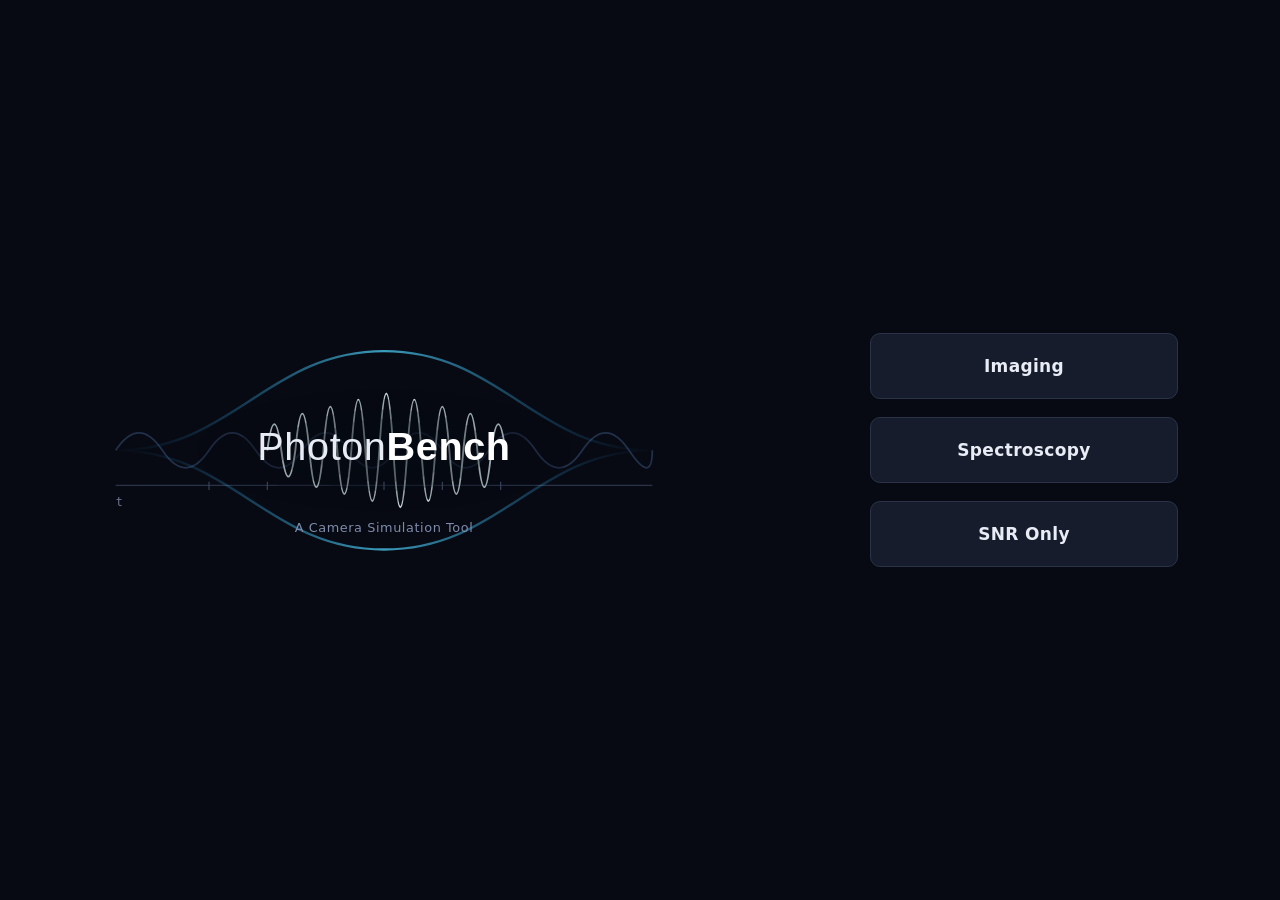
<file: v0.4.0-Operating-Modes/index.html>
<!DOCTYPE html>
<html lang="en">
<head>
  <meta charset="UTF-8" />
  <meta name="viewport" content="width=device-width, initial-scale=1.0" />
  <title>PhotonBench - A Camera Simulation Tool</title>
  <link rel="stylesheet" href="style.css" />
</head>
<body>
  <!-- Splash / landing screen: shown full-viewport on every page load, on top
       of the app underneath (which initializes normally, just hidden). Picking
       a mode button hides the splash and jumps straight into that tab - see
       initSplashScreen() in main.js. One-way: there is no path back to the
       splash from inside the app. -->
  <div id="splash-screen" class="splash-screen">
    <div class="splash-graphic">
      <svg viewBox="0 0 480 220" class="splash-svg" xmlns="http://www.w3.org/2000/svg" role="img" aria-label="PhotonBench">
        <defs>
          <linearGradient id="splashGlow" x1="0" y1="0" x2="1" y2="0">
            <stop offset="0%" stop-color="#185fa5" stop-opacity="0" />
            <stop offset="50%" stop-color="#4fd6ff" stop-opacity="0.9" />
            <stop offset="100%" stop-color="#185fa5" stop-opacity="0" />
          </linearGradient>
        </defs>

        <line x1="10" y1="140" x2="470" y2="140" stroke="#2a3348" stroke-width="1" />

        <path d="M10,110 Q30,80 50,110 T90,110 T130,110 T170,110 T210,110 T250,110 T290,110 T330,110 T370,110 T410,110 T450,110 T470,110"
              fill="none" stroke="#22304a" stroke-width="1.5" />

        <path d="M10,110 C110,110 140,25 240,25 C340,25 370,110 470,110"
              fill="none" stroke="url(#splashGlow)" stroke-width="2" opacity="0.8" />
        <path d="M10,110 C110,110 140,195 240,195 C340,195 370,110 470,110"
              fill="none" stroke="url(#splashGlow)" stroke-width="2" opacity="0.8" />

        <path d="
          M140,110 C144,80 148,80 152,110
          C156,140 160,140 164,110
          C168,68 172,68 176,110
          C180,152 184,152 188,110
          C192,60 196,60 200,110
          C204,160 208,160 212,110
          C216,52 220,52 224,110
          C228,168 232,168 236,110
          C240,45 244,45 248,110
          C252,175 256,175 260,110
          C264,52 268,52 272,110
          C276,168 280,168 284,110
          C288,60 292,60 296,110
          C300,160 304,160 308,110
          C312,68 316,68 320,110
          C324,152 328,152 332,110
          C336,80 340,80 344,110
        " fill="none" stroke="#eaffff" stroke-width="1.6" />

        <ellipse cx="240" cy="110" rx="160" ry="52" fill="#070a12" opacity="0.18" />
        <ellipse cx="240" cy="110" rx="125" ry="44" fill="#070a12" opacity="0.22" />
        <ellipse cx="240" cy="110" rx="90" ry="35" fill="#070a12" opacity="0.26" />
        <ellipse cx="240" cy="110" rx="60" ry="27" fill="#070a12" opacity="0.22" />

        <g stroke="#3a4358" stroke-width="1">
          <line x1="90" y1="137" x2="90" y2="144" />
          <line x1="140" y1="137" x2="140" y2="144" />
          <line x1="240" y1="137" x2="240" y2="144" />
          <line x1="290" y1="137" x2="290" y2="144" />
          <line x1="340" y1="137" x2="340" y2="144" />
        </g>
        <text x="10" y="158" fill="#6b7690" font-size="10" font-family="monospace">t</text>

        <text x="240" y="110" text-anchor="middle" dominant-baseline="middle" font-family="-apple-system, 'Segoe UI', sans-serif">
          <tspan fill="#e8ecf5" font-size="34" font-weight="400" letter-spacing="0.5">Photon</tspan><tspan fill="#ffffff" font-size="34" font-weight="800" letter-spacing="0.5">Bench</tspan>
        </text>
        <text x="240" y="180" text-anchor="middle" fill="#7f8bab" font-size="11" letter-spacing="0.5">A Camera Simulation Tool</text>
      </svg>
    </div>

    <div class="splash-buttons" role="group" aria-label="Choose a simulator mode">
      <button type="button" class="splash-mode-btn" id="splash-btn-imaging" data-mode="imaging">Imaging</button>
      <button type="button" class="splash-mode-btn" id="splash-btn-spectroscopy" data-mode="spectroscopy">Spectroscopy</button>
      <button type="button" class="splash-mode-btn" id="splash-btn-snr" data-mode="snr">SNR Only</button>
    </div>
  </div>

  <header class="app-titlebar">
    <div class="app-title-group">
      <h1>PhotonBench</h1>
      <span class="app-subtitle">A Camera Simulation Tool</span>
      <span class="app-version" title="Pre-release - see CHANGELOG.md for version history">v0.4.0</span>
    </div>
    <div class="app-header-right">
      <nav class="mode-tabs" role="tablist" aria-label="Simulator mode">
        <button type="button" class="mode-tab is-active" id="mode-tab-imaging" role="tab" aria-selected="true" data-mode="imaging">Imaging</button>
        <button type="button" class="mode-tab" id="mode-tab-spectroscopy" role="tab" aria-selected="false" data-mode="spectroscopy">Spectroscopy</button>
        <button type="button" class="mode-tab" id="mode-tab-snr" role="tab" aria-selected="false" data-mode="snr">SNR Only</button>
      </nav>
      <button id="info-btn" type="button" class="btn btn-sm icon-btn" aria-label="Info" title="Info">
        <svg class="icon-info" viewBox="0 0 20 20" width="14" height="14" aria-hidden="true" focusable="false"><circle cx="10" cy="10" r="8.5" fill="none" stroke="currentColor" stroke-width="1.4"/><circle cx="10" cy="6.4" r="1.1" fill="currentColor"/><rect x="9.05" y="9.2" width="1.9" height="6" rx="0.6" fill="currentColor"/></svg>
      </button>
    </div>
  </header>

  <div id="info-overlay" class="info-overlay" hidden>
    <div class="info-modal" role="dialog" aria-modal="true" aria-labelledby="info-modal-content">
      <button id="info-close-btn" class="info-close" aria-label="Close">&times;</button>
      <div id="info-modal-content" class="info-text"></div>
    </div>
  </div>

  <div id="comparison-info-overlay" class="info-overlay" hidden>
    <div class="info-modal" role="dialog" aria-modal="true" aria-labelledby="comparison-info-modal-content">
      <button id="comparison-info-close-btn" class="info-close" aria-label="Close">&times;</button>
      <div id="comparison-info-modal-content" class="info-text">
        <p>Compare SNR curves (up to 5). The left plot shows raw SNR; the right plot normalizes SNR to a 13 µm reference pixel. Correcting for pixel surface area allows cameras with different pixel sizes can be compared fairly when within the same optical system.</p>
      </div>
    </div>
  </div>

  <div id="panel-1-info-overlay" class="info-overlay" hidden>
    <div class="info-modal" role="dialog" aria-modal="true" aria-labelledby="panel-1-info-modal-content">
      <button id="panel-1-info-close-btn" class="info-close" aria-label="Close">&times;</button>
      <div id="panel-1-info-modal-content" class="info-text">
        <p>This panel renders a live, false-color simulated sensor frame using the current Experimental and Camera Parameters, with shot, dark, and read noise applied per pixel. A circular spot of illumination is placed at the sensor's center; pixels along its edge are anti-aliased, receiving a fractional share of the illumination rather than a hard on/off cutoff.</p>
        <p>This view is for visualization only. While Play is active, the frame redraws with fresh random noise about 5 times per second. This refresh rate is a display setting, not a simulated camera frame rate, and has no effect on exposure time or any other part of the simulation.</p>
      </div>
    </div>
  </div>

  <div id="panel-2-info-overlay" class="info-overlay" hidden>
    <div class="info-modal" role="dialog" aria-modal="true" aria-labelledby="panel-2-info-modal-content">
      <button id="panel-2-info-close-btn" class="info-close" aria-label="Close">&times;</button>
      <div id="panel-2-info-modal-content" class="info-text">
        <p>This histogram shows the distribution of ADU values across every pixel in the current simulated frame, binned into 80 bins spanning the sensor's readout range. Two populations are typically visible: a peak near the background level and a peak near the illuminated signal level, each widened by noise. Pixels left unilluminated by a sensor size that isn't an exact multiple of the active bin factor are excluded. The toggle in the header switches the y-axis between linear and log scale — log makes small populations near the tails easier to see, while linear avoids exaggerating them.</p>
      </div>
    </div>
  </div>

  <div id="panel-3-info-overlay" class="info-overlay" hidden>
    <div class="info-modal" role="dialog" aria-modal="true" aria-labelledby="panel-3-info-modal-content">
      <button id="panel-3-info-close-btn" class="info-close" aria-label="Close">&times;</button>
      <div id="panel-3-info-modal-content" class="info-text">
        <p>This plot shows a single row of ADU values across the sensor, taken from the middle row of the current frame — the same row marked by the colored line overlaid on the Camera Simulator panel. It's a horizontal slice through the illuminated spot, showing the signal rise through the anti-aliased edge, plateau across the fully illuminated pixels, and fall back to background, with pixel-to-pixel noise visible throughout.</p>
      </div>
    </div>
  </div>

  <div id="panel-4-info-overlay" class="info-overlay" hidden>
    <div class="info-modal" role="dialog" aria-modal="true" aria-labelledby="panel-4-info-modal-content">
      <button id="panel-4-info-close-btn" class="info-close" aria-label="Close">&times;</button>
      <div id="panel-4-info-modal-content" class="info-text">
        <p>Displayed is the analytic Signal-to-Noise Ratio as a function of the number of incident photons of a pixel. Computed directly from the current Experimental and Camera Parameters rather than from the simulated frame. The shaded band shows fluctuations about the SNR curve resulting from variation in the combinations of noise and the red marker tracks your current Photons setting.</p>
        <p>When EM Gain and/or Binning are active, the baseline "Single Pixel SNR" curve becomes dashed and a solid "Modified SNR" curve is added showing the actual current-settings performance.</p>
        <p>Use Compare to save the active curve for side-by-side comparison in the Camera Sensitivity Comparison panel.</p>
      </div>
    </div>
  </div>

  <div id="panel-5-info-overlay" class="info-overlay" hidden>
    <div class="info-modal" role="dialog" aria-modal="true" aria-labelledby="panel-5-info-modal-content">
      <button id="panel-5-info-close-btn" class="info-close" aria-label="Close">&times;</button>
      <div id="panel-5-info-modal-content" class="info-text">
        <p>Breakdown of total noise into its component parts including shot, dark, and read noise, as a function of incident photon flux. Each noise source is computed analytically from the current parameters rather than from a simulated frame. The dashed red line marks your current Photons setting.</p>
      </div>
    </div>
  </div>

  <div id="panel-6-info-overlay" class="info-overlay" hidden>
    <div class="info-modal" role="dialog" aria-modal="true" aria-labelledby="panel-6-info-modal-content">
      <button id="panel-6-info-close-btn" class="info-close" aria-label="Close">&times;</button>
      <div id="panel-6-info-modal-content" class="info-text">
        <p>Adjustable experimental and camera parameters to simulate the camera performance of your choice.</p>

        <h3 class="info-subhead">Camera Type</h3>
        <p>Choose from CCD, sCMOS, or InGaAs. This will determine how pixels are binned and will adjust the camera properties. Defaults are inspired by CCD, sCMOS, and InGaAs array detectors found in the scientific camera market.</p>

        <h3 class="info-subhead">Experimental Parameters</h3>
        <dl class="info-param-list">
          <dt>Photons (#)</dt>
          <dd>Adjusts the number of photons/pixel in the illuminated area.</dd>
          <dt>Exposure Time (s)</dt>
          <dd>Interacts with the dark current to model thermal noise to the simulation. Does not interact with photons or any other part of the simulation.</dd>
          <dt>Spot Radius (px)</dt>
          <dd>Pixel radius of illuminated circle in the simulation.</dd>
        </dl>

        <h3 class="info-subhead">Camera Parameters</h3>
        <dl class="info-param-list">
          <dt>Quantum Efficiency</dt>
          <dd>Manufacturer specification for average probability of a photon being detected. Set for the relevant wavelength and camera sensor you are interested in.</dd>
          <dt>Dark Current (e-/px/s)</dt>
          <dd>Manufacturer specification for average thermal noise performance of a camera's pixels.</dd>
          <dt>Read Noise (e-)</dt>
          <dd>Manufacturer specification for noise introduced at readout.</dd>
          <dt>Full Well Depth (e-)</dt>
          <dd>Manufacturer specification for how many photoelectrons can be held by an individual pixel.</dd>
          <dt>Register Well Depth (e-)</dt>
          <dd>Specific to CCDs. Manufacturer specification for how many photoelectrons can be held by an individual pixel in a CCD's read register.</dd>
          <dt>Offset (e-)</dt>
          <dd>Uncommon to see reported in manufacturer specification sheet, but present in most modern camera technology to prevent negative values. Sometimes called a DC offset. Included in the model for completeness.</dd>
          <dt>Sensitivity (e-/ADU)</dt>
          <dd>Uncommon to see reported in a manufacturer specification sheet but dictates how many photoelectrons equals a count. Included in the model for completeness.</dd>
          <dt>Pixel Size (µm)</dt>
          <dd>Size of the camera sensor's pixel. Used for SNR curve normalization.</dd>
          <dt>Bit Depth</dt>
          <dd>Manufacturer specification for the number of "grey levels" after a signal has been digitized.</dd>
          <dt>Binning</dt>
          <dd>Default is unselected. Available binning options include 1, 2, 4, 8 in the vertical and horizontal directions. Signal and noise summation is defined by the chosen camera type, and the simulation panel slightly changes the size so there are no dead columns or rows of pixels.</dd>
          <dt>Enable EM Gain</dt>
          <dd>Specific to CCD. Models the effects of electron multiplying CCDs. Included in the model for completeness. For simplicity the EM gain register well depth is assumed to be the same as the Register Well Depth. This is not guaranteed and is often specified in manufacturer specification sheets.</dd>
        </dl>
      </div>
    </div>
  </div>

  <div id="panel-spectrum-info-overlay" class="info-overlay" hidden>
    <div class="info-modal" role="dialog" aria-modal="true" aria-labelledby="panel-spectrum-info-modal-content">
      <button id="panel-spectrum-info-close-btn" class="info-close" aria-label="Close">&times;</button>
      <div id="panel-spectrum-info-modal-content" class="info-text">
        <p>The simulated spectrum is calculated by vertically binning the sensor's illuminated rows into a single row of ADU values, using the same signal and noise model as the Camera Simulator panel. The same binning rules for your selected camera type (CCD, sCMOS, InGaAs) apply here as everywhere else in the simulation. When Full Sensor Vertical Bin is checked, every row on the sensor contributes; when unchecked, only the rows inside the Custom ROI (Top to Bottom) are combined. Horizontal Binning, if active, further combines neighboring columns, reducing the number of points along the x-axis and improving each point's SNR.</p>
        <p>The toggle in the header switches the x-axis between Pixel (native column index) and Wavelength (nm), using a generic Czerny-Turner grating dispersion model driven by the Dispersion Model parameters in the panel below. Wavelength is always computed from each point's native pixel center, so Horizontal Binning changes the point spacing but not the underlying wavelength mapping. If the current Dispersion Model settings describe a grating geometry with no physical solution (e.g. too high a groove density for the chosen center wavelength and angle), the chart falls back to the Pixel axis until the parameters are adjusted.</p>
      </div>
    </div>
  </div>

  <div id="panel-spectro-roi-info-overlay" class="info-overlay" hidden>
    <div class="info-modal" role="dialog" aria-modal="true" aria-labelledby="panel-spectro-roi-info-modal-content">
      <button id="panel-spectro-roi-info-close-btn" class="info-close" aria-label="Close">&times;</button>
      <div id="panel-spectro-roi-info-modal-content" class="info-text">
        <p><strong>ROI &amp; Binning</strong> — Region of Interest settings including Full Sensor Vertical Bin, Custom ROI settings, and Horizontal Binning (linked to primary parameter panel).</p>
        <p><strong>Dispersion Model</strong> — Input parameters for a generic Czerny-Turner dispersion model used to map the pixel axis onto a wavelength axis.</p>
        <p><strong>SNR vs. ROI Height</strong> — SNR as a function of the ROI height to illustrate how SNR can scale for flat field illuminated vertical bin. ROI height is linked to the image sensor height used in the simulation.</p>
      </div>
    </div>
  </div>

  <div class="app-grid">

    <!-- Left column: Box 6, parameters. Scrolls independently if it doesn't
         all fit vertically. -->
    <section class="panel params-column" id="panel-6">
      <div class="panel-header">
        <h2>Parameters</h2>
        <div class="panel-controls">
          <button id="panel-6-info-btn" type="button" class="btn btn-sm icon-btn" aria-label="About this panel" title="About this panel">
            <svg class="icon-info" viewBox="0 0 20 20" width="14" height="14" aria-hidden="true" focusable="false"><circle cx="10" cy="10" r="8.5" fill="none" stroke="currentColor" stroke-width="1.4"/><circle cx="10" cy="6.4" r="1.1" fill="currentColor"/><rect x="9.05" y="9.2" width="1.9" height="6" rx="0.6" fill="currentColor"/></svg>
          </button>
        </div>
      </div>
      <div class="panel-body panel-body-controls">
        <div class="controls-group sensor-type-wrapper">
          <h3>Camera Type</h3>
          <div class="sensor-type-tabs">
            <button type="button" class="btn sensor-type-btn is-active" id="sensor-type-ccd-btn">CCD</button>
            <button type="button" class="btn sensor-type-btn" id="sensor-type-scmos-btn">sCMOS</button>
            <button type="button" class="btn sensor-type-btn" id="sensor-type-ingaas-btn">InGaAs</button>
          </div>
          <div class="reset-divider"></div>
        </div>
        <div class="params-scroll-area">
          <div class="controls-group collapsible-group" id="experimental-group">
            <button type="button" class="controls-group-header" id="experimental-group-toggle" aria-expanded="true" aria-controls="experimental-controls">
              <h3>Experimental Parameters</h3>
              <svg class="icon-chevron" viewBox="0 0 12 12" width="10" height="10" aria-hidden="true" focusable="false"><path d="M2.5 4.2 L6 7.8 L9.5 4.2" stroke="currentColor" stroke-width="1.6" fill="none" stroke-linecap="round" stroke-linejoin="round"/></svg>
            </button>
            <div id="experimental-controls" class="controls-list"></div>
          </div>
          <div class="controls-group collapsible-group" id="camera-group">
            <button type="button" class="controls-group-header" id="camera-group-toggle" aria-expanded="true" aria-controls="camera-controls">
              <h3>Camera Parameters</h3>
              <svg class="icon-chevron" viewBox="0 0 12 12" width="10" height="10" aria-hidden="true" focusable="false"><path d="M2.5 4.2 L6 7.8 L9.5 4.2" stroke="currentColor" stroke-width="1.6" fill="none" stroke-linecap="round" stroke-linejoin="round"/></svg>
            </button>
            <div id="camera-controls" class="controls-list"></div>
          </div>
        </div>
        <div class="reset-wrapper">
          <div class="reset-divider"></div>
          <button id="reset-defaults-btn" class="btn btn-reset">Reset to Default</button>
        </div>
      </div>
    </section>

    <!-- Everything to the right of Box 6 (Parameters) is mode-dependent -
         Imaging, Spectroscopy, and SNR Only each get their own layout here,
         switched via the tabs in the app header. Only one .mode-view is
         ever visible (.is-active) at a time; Box 6 itself never moves or
         changes between modes. -->
    <div class="mode-area">
    <div id="mode-imaging" class="mode-view is-active" data-mode="imaging">

    <!-- Middle column: Box 1 (sensor sim) on top, Camera Sensitivity
         Comparison panel filling the remaining space below it (the old
         info-text space, repurposed - the info text itself now lives in
         the Info overlay triggered from the header). Neither part scrolls
         on its own yet; the comparison panel is empty until the comparison
         feature is built. -->
    <div class="center-column">
      <section class="panel" id="panel-1">
        <div class="panel-header">
          <h2>Camera Simulator</h2>
          <div class="panel-controls">
            <div class="sensor-dims">
              <label for="sensor-width-input">W</label>
              <input type="number" id="sensor-width-input" class="dim-input" min="500" max="5000" step="1" value="1024" />
              <span class="dims-x">&times;</span>
              <label for="sensor-height-input">H</label>
              <input type="number" id="sensor-height-input" class="dim-input" min="1" max="5000" step="1" value="1024" />
            </div>
            <button id="export-btn" class="btn">Export All</button>
            <button id="play-pause-btn" class="btn btn-primary">Play</button>
            <button id="panel-1-info-btn" type="button" class="btn btn-sm icon-btn" aria-label="About this panel" title="About this panel">
              <svg class="icon-info" viewBox="0 0 20 20" width="14" height="14" aria-hidden="true" focusable="false"><circle cx="10" cy="10" r="8.5" fill="none" stroke="currentColor" stroke-width="1.4"/><circle cx="10" cy="6.4" r="1.1" fill="currentColor"/><rect x="9.05" y="9.2" width="1.9" height="6" rx="0.6" fill="currentColor"/></svg>
            </button>
          </div>
        </div>
        <div class="panel-body panel-body-canvas">
          <canvas id="sensor-canvas"></canvas>
        </div>
      </section>

      <section class="panel comparison-panel" id="panel-comparison">
        <div class="panel-header">
          <h2>Camera Sensitivity Comparison</h2>
          <div class="panel-controls">
            <button id="export-comparison-btn" type="button" class="btn btn-sm">Export</button>
            <button id="comparison-info-btn" type="button" class="btn btn-sm icon-btn" aria-label="About the Normalized SNR plot" title="About the Normalized SNR plot">
              <svg class="icon-info" viewBox="0 0 20 20" width="14" height="14" aria-hidden="true" focusable="false"><circle cx="10" cy="10" r="8.5" fill="none" stroke="currentColor" stroke-width="1.4"/><circle cx="10" cy="6.4" r="1.1" fill="currentColor"/><rect x="9.05" y="9.2" width="1.9" height="6" rx="0.6" fill="currentColor"/></svg>
            </button>
          </div>
        </div>
        <div class="panel-body comparison-body">
          <div id="comparison-plot-1" class="comparison-plot chart"></div>
          <div id="comparison-plot-2" class="comparison-plot chart"></div>
          <div id="comparison-legend-wrap" class="comparison-legend-wrap">
            <button id="comparison-legend-toggle" type="button" class="comparison-legend-toggle" aria-label="Hide trace legend" title="Hide trace legend">&raquo;</button>
            <div id="comparison-legend" class="comparison-legend"></div>
          </div>
        </div>
      </section>
    </div>

    <!-- Right column: Boxes 2-5, stacked and independently scrollable so
         none of them need to shrink to fit. -->
    <div class="plots-column">
      <section class="panel" id="panel-2">
        <div class="panel-header panel-header-split">
          <div class="panel-controls">
            <button id="histogram-scale-toggle-btn" type="button" class="btn btn-sm">Change to Log</button>
          </div>
          <div class="panel-controls">
            <button id="export-histogram-btn" class="btn btn-sm">Export</button>
            <button id="panel-2-info-btn" type="button" class="btn btn-sm icon-btn" aria-label="About this panel" title="About this panel">
              <svg class="icon-info" viewBox="0 0 20 20" width="14" height="14" aria-hidden="true" focusable="false"><circle cx="10" cy="10" r="8.5" fill="none" stroke="currentColor" stroke-width="1.4"/><circle cx="10" cy="6.4" r="1.1" fill="currentColor"/><rect x="9.05" y="9.2" width="1.9" height="6" rx="0.6" fill="currentColor"/></svg>
            </button>
          </div>
        </div>
        <div class="panel-body">
          <div id="histogram-chart" class="chart"></div>
        </div>
      </section>

      <section class="panel" id="panel-3">
        <div class="panel-header panel-header-plot">
          <div class="panel-controls">
            <button id="export-line-btn" class="btn btn-sm">Export</button>
            <button id="panel-3-info-btn" type="button" class="btn btn-sm icon-btn" aria-label="About this panel" title="About this panel">
              <svg class="icon-info" viewBox="0 0 20 20" width="14" height="14" aria-hidden="true" focusable="false"><circle cx="10" cy="10" r="8.5" fill="none" stroke="currentColor" stroke-width="1.4"/><circle cx="10" cy="6.4" r="1.1" fill="currentColor"/><rect x="9.05" y="9.2" width="1.9" height="6" rx="0.6" fill="currentColor"/></svg>
            </button>
          </div>
        </div>
        <div class="panel-body">
          <div id="line-profile-chart" class="chart"></div>
        </div>
      </section>

      <section class="panel" id="panel-4">
        <div class="panel-header panel-header-split">
          <div class="panel-controls">
            <button id="compare-btn" type="button" class="btn btn-sm">Compare</button>
          </div>
          <div class="panel-controls">
            <button id="export-snr-btn" class="btn btn-sm">Export</button>
            <button id="panel-4-info-btn" type="button" class="btn btn-sm icon-btn" aria-label="About this panel" title="About this panel">
              <svg class="icon-info" viewBox="0 0 20 20" width="14" height="14" aria-hidden="true" focusable="false"><circle cx="10" cy="10" r="8.5" fill="none" stroke="currentColor" stroke-width="1.4"/><circle cx="10" cy="6.4" r="1.1" fill="currentColor"/><rect x="9.05" y="9.2" width="1.9" height="6" rx="0.6" fill="currentColor"/></svg>
            </button>
          </div>
        </div>
        <div class="panel-body">
          <div id="snr-chart" class="chart"></div>
        </div>
      </section>

      <section class="panel" id="panel-5">
        <div class="panel-header panel-header-plot">
          <div class="panel-controls">
            <button id="export-noise-btn" class="btn btn-sm">Export</button>
            <button id="panel-5-info-btn" type="button" class="btn btn-sm icon-btn" aria-label="About this panel" title="About this panel">
              <svg class="icon-info" viewBox="0 0 20 20" width="14" height="14" aria-hidden="true" focusable="false"><circle cx="10" cy="10" r="8.5" fill="none" stroke="currentColor" stroke-width="1.4"/><circle cx="10" cy="6.4" r="1.1" fill="currentColor"/><rect x="9.05" y="9.2" width="1.9" height="6" rx="0.6" fill="currentColor"/></svg>
            </button>
          </div>
        </div>
        <div class="panel-body">
          <div id="noise-chart" class="chart"></div>
        </div>
      </section>
    </div>

    </div>
    <!-- /#mode-imaging -->

    <!-- Spectroscopy mode: Calculated Spectrum and Image Simulator as two
         equal-size panels side by side (tops aligned with Box 6's top, same
         as every other mode), with a Region of Interest & Spectroscopy
         Controls panel spanning the full width below them (reserved for
         later - not wired up yet). The two top panels are only required to
         be equal size, not literally square, so this is the same reliable
         equal-height-row grid pattern already used by SNR Only below - no
         aspect-ratio or JS sizing needed.

         Image Simulator is the SAME live Box 1 (#panel-1) shown in Imaging
         mode, not a separate copy - #spectro-slot-image is just a landing
         spot (display:contents, like the SNR Only slots) that main.js moves
         the real #panel-1 into and back out of on tab switch, so its canvas,
         Play/Pause, and sensor-size controls all stay in sync automatically
         with Imaging mode, and there's only ever one instance of the sensor
         canvas in the DOM.

         Calculated Spectrum's Pixel-vs-Intensity chart is live now too - it
         redraws every frame in main.js's drawLiveFrame() using Full Vertical
         Bin (the entire sensor height summed into one row, one intensity
         value per column), independent of whatever Vertical Bin factor the
         Image Simulator itself is using - see the comment above that call
         for the full explanation. -->
    <div id="mode-spectroscopy" class="mode-view" data-mode="spectroscopy">
      <section class="panel" id="panel-spectrum">
        <div class="panel-header">
          <h2>Calculated Spectrum</h2>
          <div class="panel-controls">
            <!-- X-axis toggle: Pixel (raw column index, the original
                 behavior) vs Wavelength (nm, computed live from the
                 Dispersion Model controls in the ROI panel via
                 dispersion.js's pixelToWavelength() - see main.js). Mapped
                 against NATIVE pixels regardless of Horizontal Bin - see
                 dispersion.js's own header comment. -->
            <div class="spectrum-xaxis-tabs" id="spectrum-xaxis-tabs" role="group" aria-label="Calculated Spectrum x-axis">
              <button type="button" class="btn btn-sm spectrum-xaxis-btn is-active" id="spectrum-xaxis-pixel-btn">Pixel</button>
              <button type="button" class="btn btn-sm spectrum-xaxis-btn" id="spectrum-xaxis-wavelength-btn">Wavelength</button>
            </div>
            <button id="panel-spectrum-info-btn" type="button" class="btn btn-sm icon-btn" aria-label="About this panel" title="About this panel">
              <svg class="icon-info" viewBox="0 0 20 20" width="14" height="14" aria-hidden="true" focusable="false"><circle cx="10" cy="10" r="8.5" fill="none" stroke="currentColor" stroke-width="1.4"/><circle cx="10" cy="6.4" r="1.1" fill="currentColor"/><rect x="9.05" y="9.2" width="1.9" height="6" rx="0.6" fill="currentColor"/></svg>
            </button>
          </div>
        </div>
        <div class="panel-body">
          <div id="spectrum-chart" class="chart"></div>
        </div>
      </section>

      <div class="mode-slot" id="spectro-slot-image"></div>

      <section class="panel" id="panel-spectro-roi">
        <div class="panel-header">
          <h2>Region of Interest &amp; Spectroscopy Controls</h2>
          <div class="panel-controls">
            <button id="panel-spectro-roi-info-btn" type="button" class="btn btn-sm icon-btn" aria-label="About this panel" title="About this panel">
              <svg class="icon-info" viewBox="0 0 20 20" width="14" height="14" aria-hidden="true" focusable="false"><circle cx="10" cy="10" r="8.5" fill="none" stroke="currentColor" stroke-width="1.4"/><circle cx="10" cy="6.4" r="1.1" fill="currentColor"/><rect x="9.05" y="9.2" width="1.9" height="6" rx="0.6" fill="currentColor"/></svg>
            </button>
          </div>
        </div>
        <!-- Three columns, separated by thin vertical rules (see
             .panel-body-spectro-controls/.spectro-col in style.css): left is
             Binning + ROI, middle is a scrolling list of the Dispersion
             Model parameters, right is the SNR vs. ROI Height plot. -->
        <div class="panel-body panel-body-spectro-controls">
          <div class="spectro-col spectro-col-binning">
            <h3>ROI &amp; Binning</h3>
            <!-- Full Sensor Vertical Bin: checked (default) means the
                 Calculated Spectrum bins the ENTIRE sensor height, and the
                 ROI box is forced/snapped to span the full sensor height too
                 (its inputs and on-canvas dragging are disabled while this
                 is checked, since the box can't be moved independently of
                 it). Unchecking it hands control back to the ROI - the
                 spectrum then only bins the rows inside [ROI Top, ROI
                 Bottom], and the box becomes editable/draggable again. See
                 main.js's setFullVerticalBin(). -->
            <label class="binning-checkbox-label" id="full-vbin-label" for="full-vbin-checkbox">
              <input type="checkbox" id="full-vbin-checkbox" checked />
              Full Sensor Vertical Bin
            </label>

            <h4 class="subsection-label">Custom ROI</h4>

            <!-- ROI Top/Bottom: plain clamped number inputs (native pixel
                 row, inclusive), same pattern as the sensor W/H inputs in
                 Box 1's header - a form-factor-style value you'd type or
                 drag, not slide. Bounds are the current sensor's own
                 top/bottom row, so main.js updates their min/max whenever
                 the sensor is resized. Kept in sync with the draggable ROI
                 box drawn on top of the Image Simulator's canvas (see
                 main.js's ROI drag handlers) - dragging an edge there
                 updates these, and typing a value here moves the box.
                 Disabled while Full Sensor Vertical Bin (above) is checked,
                 since the box is locked to the full sensor height. -->
            <!-- Labels intentionally swapped vs. the underlying ids/params:
                 #roi-top-input (params.roiTop, the smaller native row) is
                 labeled "ROI Bottom", and #roi-bottom-input (params.roiBottom,
                 the larger native row) is labeled "ROI Top" - requested so
                 the larger value reads as "Top" rather than "Bottom". Purely
                 a display-label swap: ids, params.roiTop/roiBottom, drag
                 behavior, and clamping logic are all unchanged. -->
            <!-- Height sits in the same row as Top/Bottom (3-column grid,
                 see .roi-controls in style.css) rather than a separate row
                 below - keeps the left column compact so Horizontal Binning
                 stays in view without scrolling. It's the difference between
                 the ROI Top and ROI Bottom pixel positions (params.roiBottom
                 - params.roiTop) - a convenience field so the user doesn't
                 have to do that subtraction themselves. Anchored to the ROI
                 BOTTOM pixel (params.roiTop, the smaller native row - see the
                 label-swap note above): editing Height keeps that anchored
                 and moves the ROI TOP pixel (params.roiBottom) to match, same
                 as the user dragging/typing the Top edge directly. See
                 main.js's setROIHeight(). -->
            <div class="roi-controls" id="roi-controls">
              <div class="param-control">
                <label for="roi-top-input">ROI Bottom (px)</label>
                <input type="number" id="roi-top-input" class="dim-input" min="0" step="1" />
              </div>
              <div class="param-control">
                <label for="roi-bottom-input">ROI Top (px)</label>
                <input type="number" id="roi-bottom-input" class="dim-input" min="0" step="1" />
              </div>
              <div class="param-control roi-height-control">
                <label for="roi-height-input">Height (px)</label>
                <input type="number" id="roi-height-input" class="dim-input" min="1" step="1" />
              </div>
            </div>

            <!-- Binning is mirrored here from Camera Parameters (see
                 main.js's createBinningControls/syncBinningControls) - same
                 params.binHorizontal/binVertical, same checkbox+select UI,
                 just a second copy so every control relevant to the spectrum
                 lives in one place without leaving the Spectroscopy tab.
                 Changing either copy updates the other automatically. -->
            <div id="spectro-binning-container"></div>
          </div>

          <div class="spectro-col spectro-col-dispersion">
            <!-- Dispersion Model (general_spectrometer_model.py port): the
                 generic, non-proprietary Czerny-Turner grating model used to
                 map the Calculated Spectrum's x-axis from raw pixel index to
                 wavelength (toggled via the Pixel/Wavelength buttons on that
                 panel's header). Mapping is against NATIVE pixels/sensor
                 width - Horizontal Bin still just reduces point count and
                 improves SNR the same way it always has, it doesn't change
                 the wavelength math itself. See main.js's
                 updateSpectrumIfActive() and dispersion.js's
                 pixelToWavelength(). A scrolling list (.params-scroll-area,
                 same pattern as Box 6's Camera/Experimental Parameters) so
                 it doesn't force the whole panel taller as more controls are
                 added later. -->
            <!-- Wavelength Range / Resolution are computed results, not
                 controls - tucked behind a collapsed-by-default dropdown off
                 the section header so they don't eat into this column's
                 limited vertical space until the user actually wants them.
                 Reuses the same collapsible-group/chevron mechanism as Box
                 6's Experimental/Camera Parameters sections (setupCollapsibleGroup()
                 in main.js), just starting collapsed instead of expanded. -->
            <div class="dispersion-results-group collapsible-group is-collapsed" id="dispersion-results-group">
              <button type="button" class="controls-group-header" id="dispersion-results-toggle" aria-expanded="false" aria-controls="dispersion-results">
                <h3>Dispersion Model</h3>
                <svg class="icon-chevron" viewBox="0 0 12 12" width="10" height="10" aria-hidden="true" focusable="false"><path d="M2.5 4.2 L6 7.8 L9.5 4.2" stroke="currentColor" stroke-width="1.6" fill="none" stroke-linecap="round" stroke-linejoin="round"/></svg>
              </button>
              <div id="dispersion-results" class="dispersion-results">
                <!-- Wavelength Range: the span of wavelengths the sensor's own
                     native pixel columns cover at the current Dispersion Model
                     settings (pixel 0 to pixel sensorWidth-1) - recomputed live
                     by updateWavelengthRangeDisplay() in main.js. -->
                <div id="wavelength-range-display" class="wavelength-range-display">Wavelength Range: —</div>
                <!-- Resolution (bandpass): reciprocal linear dispersion (nm/mm,
                     at the center wavelength) x Slit Width (mm) - the standard
                     monochromator bandpass formula, computed from the same
                     Dispersion Model settings as Wavelength Range above. See
                     updateWavelengthRangeDisplay() in main.js. -->
                <div id="resolution-display" class="wavelength-range-display">Resolution: —</div>
              </div>
            </div>
            <!-- Dispersion Model (general_spectrometer_model.py port): the
                 generic, non-proprietary Czerny-Turner grating model used to
                 map the Calculated Spectrum's x-axis from raw pixel index to
                 wavelength (toggled via the Pixel/Wavelength buttons on that
                 panel's header). Mapping is against NATIVE pixels/sensor
                 width - Horizontal Bin still just reduces point count and
                 improves SNR the same way it always has, it doesn't change
                 the wavelength math itself. See main.js's
                 updateSpectrumIfActive() and dispersion.js's
                 pixelToWavelength(). A scrolling list (.params-scroll-area,
                 same pattern as Box 6's Camera/Experimental Parameters) so
                 it doesn't force the whole panel taller as more controls are
                 added later. -->
            <div class="params-scroll-area">
              <div id="dispersion-controls" class="controls-list"></div>
            </div>
          </div>

          <!-- SNR vs. ROI Height: a static (analytic, non-Monte-Carlo) curve
               of Signal-to-Noise as a function of vertically-binned height,
               at the current single-pixel photon level and Horizontal Bin
               factor - scaled per the current camera type's own binning
               rules (charge/CCD vs digital/sCMOS-InGaAs - see
               combineForBinning() in main.js, reused from the existing SNR
               panel). X-axis is pinned to [1, sensor height]; the dashed red
               line marks the height actually being binned for the
               Calculated Spectrum right now (the full sensor height when
               Full Sensor Vertical Bin is checked, otherwise the Custom
               ROI's Height). See main.js's updateHeightSNRChart(). -->
          <div class="spectro-col spectro-col-snr-height" id="spectro-col-snr-height">
            <div class="height-snr-header">
              <button id="export-height-snr-btn" type="button" class="btn btn-sm">Export</button>
            </div>
            <div id="height-snr-chart" class="chart height-snr-chart"></div>
          </div>
        </div>
      </section>
    </div>

    <!-- SNR Only mode: SNR curve (top left) and Noise Contributions (top
         right) at the same height, with the Camera Sensitivity Comparison
         panel spanning the full width below both of them. The three
         .mode-slot divs are just landing spots - main.js moves the real
         panel-4/panel-5/panel-comparison elements in and out of them on tab
         switch, so there's only ever one instance of each chart in the
         DOM. -->
    <div id="mode-snr" class="mode-view" data-mode="snr">
      <div class="mode-slot" id="snr-slot-chart"></div>
      <div class="mode-slot" id="snr-slot-noise"></div>
      <div class="mode-slot" id="snr-slot-comparison"></div>
    </div>

    </div>
    <!-- /.mode-area -->

  </div>

  <script src="https://cdn.plot.ly/plotly-2.35.2.min.js"></script>
  <script src="src/physics.js"></script>
  <script src="src/dispersion.js"></script>
  <script src="src/colormap.js"></script>
  <script src="src/canvas.js"></script>
  <script src="src/charts.js"></script>
  <script src="src/controls.js"></script>
  <script src="src/info.js"></script>
  <script src="src/exporters.js"></script>
  <script src="src/main.js"></script>
</body>
</html>
</file>
<file: style.css>
* {
  box-sizing: border-box;
}

html, body {
  height: 100%;
  margin: 0;
  padding: 0;
  background: #dde1e7;
  font-family: system-ui, -apple-system, "Segoe UI", sans-serif;
  color: #1f2430;
  overflow: hidden; /* the page itself never scrolls; only the plots column and, if needed, the params column do */
  display: flex;
  flex-direction: column;
}

/* --- App title bar: sits above the three-column grid, fixed height --- */

.app-titlebar {
  flex: 0 0 auto;
  display: flex;
  align-items: baseline;
  gap: 10px;
  padding: 10px 18px;
  background: #232833;
  border-bottom: 1px solid #3a4150;
}

.app-titlebar h1 {
  margin: 0;
  font-size: 16px;
  font-weight: 700;
  letter-spacing: 0.03em;
  color: #ffffff;
}

.app-subtitle {
  font-size: 12px;
  color: #aeb4bf;
  letter-spacing: 0.02em;
}

/* --- Overall three-column layout ---
   Left: Box 6 (parameters), scrolls independently if it doesn't all fit.
   Middle: Box 1 (sensor sim) + info text filling the remaining space below it.
   Right: Boxes 2-5, stacked and independently scrollable so none of them
          have to shrink to fit on screen at once. */

.app-grid {
  flex: 1 1 auto;
  width: 100vw;
  padding: 14px;
  display: grid;
  gap: 14px;
  grid-template-columns: 300px 1.5fr 1fr;
  grid-template-rows: 1fr;
  min-height: 0;
}

.panel {
  background: #ffffff;
  border: 1px solid #aeb4bf;
  border-radius: 0;
  box-shadow: none;
  display: flex;
  flex-direction: column;
  min-height: 0;
  min-width: 0;
  overflow: hidden;
}

.panel-header {
  display: flex;
  align-items: center;
  justify-content: space-between;
  padding: 8px 12px;
  background: #eef0f3;
  border-bottom: 1px solid #aeb4bf;
}

.panel-header h2 {
  font-size: 12px;
  font-weight: 700;
  text-transform: uppercase;
  letter-spacing: 0.04em;
  margin: 0;
  color: #3a4150;
}

.panel-controls {
  display: flex;
  align-items: center;
  gap: 8px;
}

.panel-body {
  flex: 1;
  min-height: 0;
  min-width: 0;
  padding: 6px 10px 10px 10px;
  display: flex;
}

.panel-body-canvas {
  align-items: center;
  justify-content: center;
  padding: 10px;
}

#sensor-canvas {
  width: 100%;
  height: 100%;
  max-width: 100%;
  max-height: 100%;
  object-fit: contain;
  image-rendering: auto;
  border-radius: 0;
  border: 1px solid #3a4150;
  background: #000;
}

.chart {
  width: 100%;
  height: 100%;
}

/* --- Left column: Box 6, parameter controls --- */

.params-column {
  overflow-y: auto;
  min-height: 0;
}

.panel-body-controls {
  display: flex;
  flex-direction: column;
  gap: 24px;
  padding: 14px 16px;
}

.controls-group h3 {
  font-size: 13px;
  font-weight: 700;
  text-transform: uppercase;
  letter-spacing: 0.04em;
  color: #4b5563;
  margin: 0 0 10px 0;
}

.controls-list {
  display: grid;
  grid-template-columns: 1fr;
  gap: 12px;
}

.reset-wrapper {
  display: flex;
  justify-content: center;
  margin-top: 4px;
}

.btn-reset {
  width: 88%;
  padding: 9px 14px;
  font-size: 13px;
  font-weight: 700;
}

.param-control label {
  display: block;
  font-size: 12px;
  font-weight: 600;
  color: #33394a;
  margin-bottom: 3px;
}

.param-row {
  display: flex;
  align-items: center;
  gap: 8px;
}

.param-slider {
  flex: 1;
  min-width: 0;
}

.param-number,
.param-select {
  width: 80px;
  padding: 3px 5px;
  font-family: "SF Mono", "Consolas", "Menlo", monospace;
  font-size: 11.5px;
  border: 1px solid #aeb4bf;
  border-radius: 0;
}

/* --- Middle column: Box 1 (sensor sim) + info text --- */

.center-column {
  display: flex;
  flex-direction: column;
  gap: 14px;
  min-height: 0;
  min-width: 0;
}

.center-column #panel-1 {
  flex: 1 1 58%;
}

.info-panel {
  flex: 1 1 42%;
}

.info-panel .panel-body {
  overflow-y: auto;
}

.info-text {
  margin: 0;
  font-family: system-ui, -apple-system, "Segoe UI", sans-serif;
  font-size: 12.5px;
  line-height: 1.55;
  color: #33394a;
}

.info-title {
  margin: 0 0 4px 0;
  font-size: 15px;
  font-weight: 700;
  color: #1f2430;
}

.info-meta {
  margin: 0 0 14px 0;
}

.info-meta-line {
  font-size: 11px;
  line-height: 1.4;
  color: #6b7280;
}

.info-text p {
  margin: 0 0 12px 0;
}

.info-emphasis {
  font-style: italic;
  font-weight: 600; /* "lightly" bold - a step up from regular, short of full 700 bold */
}

.info-disclaimer {
  /* An extra blank line's worth of space above the disclaimer, on top of
     the normal paragraph gap, to set it apart from the preceding paragraph. */
  margin-top: 12px;
}

.info-text p:last-child {
  margin-bottom: 0;
}

/* --- Right column: Boxes 2-5, stacked and scrollable --- */

.plots-column {
  display: flex;
  flex-direction: column;
  gap: 14px;
  overflow-y: auto;
  min-height: 0;
  min-width: 0;
}

.plots-column .panel {
  height: 380px;
  flex-shrink: 0;
}

.panel-header-plot {
  justify-content: flex-end;
  padding: 6px 12px;
}

.btn-sm {
  padding: 3px 10px;
  font-size: 11px;
  border-radius: 0;
}

/* --- Buttons --- */

.btn {
  font-size: 11px;
  font-weight: 700;
  text-transform: uppercase;
  letter-spacing: 0.03em;
  padding: 5px 14px;
  border-radius: 0;
  border: 1px solid #8a919e;
  background: #f3f4f6;
  color: #2c3140;
  cursor: pointer;
}

.btn:hover {
  background: #e4e6ea;
}

.btn-primary {
  background: #185fa5;
  border-color: #185fa5;
  color: #fff;
}

.btn-primary:hover {
  background: #12467c;
}

.btn-primary.is-playing {
  background: #b3261e;
  border-color: #b3261e;
}
</file>
<file: Initial-Commit/style.css>
* {
  box-sizing: border-box;
}

html, body {
  height: 100%;
  margin: 0;
  padding: 0;
  background: #dde1e7;
  font-family: system-ui, -apple-system, "Segoe UI", sans-serif;
  color: #1f2430;
  overflow: hidden; /* the page itself never scrolls; only the plots column and, if needed, the params column do */
  display: flex;
  flex-direction: column;
}

/* --- App title bar: sits above the three-column grid, fixed height --- */

.app-titlebar {
  flex: 0 0 auto;
  display: flex;
  align-items: baseline;
  gap: 10px;
  padding: 10px 18px;
  background: #232833;
  border-bottom: 1px solid #3a4150;
}

.app-titlebar h1 {
  margin: 0;
  font-size: 16px;
  font-weight: 700;
  letter-spacing: 0.03em;
  color: #ffffff;
}

.app-subtitle {
  font-size: 12px;
  color: #aeb4bf;
  letter-spacing: 0.02em;
}

/* --- Overall three-column layout ---
   Left: Box 6 (parameters), scrolls independently if it doesn't all fit.
   Middle: Box 1 (sensor sim) + info text filling the remaining space below it.
   Right: Boxes 2-5, stacked and independently scrollable so none of them
          have to shrink to fit on screen at once. */

.app-grid {
  flex: 1 1 auto;
  width: 100vw;
  padding: 14px;
  display: grid;
  gap: 14px;
  grid-template-columns: 300px 1.5fr 1fr;
  grid-template-rows: 1fr;
  min-height: 0;
}

.panel {
  background: #ffffff;
  border: 1px solid #aeb4bf;
  border-radius: 0;
  box-shadow: none;
  display: flex;
  flex-direction: column;
  min-height: 0;
  min-width: 0;
  overflow: hidden;
}

.panel-header {
  display: flex;
  align-items: center;
  justify-content: space-between;
  padding: 8px 12px;
  background: #eef0f3;
  border-bottom: 1px solid #aeb4bf;
}

.panel-header h2 {
  font-size: 12px;
  font-weight: 700;
  text-transform: uppercase;
  letter-spacing: 0.04em;
  margin: 0;
  color: #3a4150;
}

.panel-controls {
  display: flex;
  align-items: center;
  gap: 8px;
}

.panel-body {
  flex: 1;
  min-height: 0;
  min-width: 0;
  padding: 6px 10px 10px 10px;
  display: flex;
}

.panel-body-canvas {
  align-items: center;
  justify-content: center;
  padding: 10px;
}

#sensor-canvas {
  width: 100%;
  height: 100%;
  max-width: 100%;
  max-height: 100%;
  object-fit: contain;
  image-rendering: auto;
  border-radius: 0;
  border: 1px solid #3a4150;
  background: #000;
}

.chart {
  width: 100%;
  height: 100%;
}

/* --- Left column: Box 6, parameter controls --- */

.params-column {
  overflow-y: auto;
  min-height: 0;
}

.panel-body-controls {
  display: flex;
  flex-direction: column;
  gap: 24px;
  padding: 14px 16px;
}

.controls-group h3 {
  font-size: 13px;
  font-weight: 700;
  text-transform: uppercase;
  letter-spacing: 0.04em;
  color: #4b5563;
  margin: 0 0 10px 0;
}

.controls-list {
  display: grid;
  grid-template-columns: 1fr;
  gap: 12px;
}

.reset-wrapper {
  display: flex;
  justify-content: center;
  margin-top: 4px;
}

.btn-reset {
  width: 88%;
  padding: 9px 14px;
  font-size: 13px;
  font-weight: 700;
}

.param-control label {
  display: block;
  font-size: 12px;
  font-weight: 600;
  color: #33394a;
  margin-bottom: 3px;
}

.param-row {
  display: flex;
  align-items: center;
  gap: 8px;
}

.param-slider {
  flex: 1;
  min-width: 0;
}

.param-number,
.param-select {
  width: 80px;
  padding: 3px 5px;
  font-family: "SF Mono", "Consolas", "Menlo", monospace;
  font-size: 11.5px;
  border: 1px solid #aeb4bf;
  border-radius: 0;
}

/* --- Middle column: Box 1 (sensor sim) + info text --- */

.center-column {
  display: flex;
  flex-direction: column;
  gap: 14px;
  min-height: 0;
  min-width: 0;
}

.center-column #panel-1 {
  flex: 1 1 58%;
}

.info-panel {
  flex: 1 1 42%;
}

.info-panel .panel-body {
  overflow-y: auto;
}

.info-text {
  margin: 0;
  font-family: system-ui, -apple-system, "Segoe UI", sans-serif;
  font-size: 12.5px;
  line-height: 1.55;
  color: #33394a;
}

.info-title {
  margin: 0 0 4px 0;
  font-size: 15px;
  font-weight: 700;
  color: #1f2430;
}

.info-meta {
  margin: 0 0 14px 0;
}

.info-meta-line {
  font-size: 11px;
  line-height: 1.4;
  color: #6b7280;
}

.info-text p {
  margin: 0 0 12px 0;
}

.info-emphasis {
  font-style: italic;
  font-weight: 600; /* "lightly" bold - a step up from regular, short of full 700 bold */
}

.info-disclaimer {
  /* An extra blank line's worth of space above the disclaimer, on top of
     the normal paragraph gap, to set it apart from the preceding paragraph. */
  margin-top: 12px;
}

.info-text p:last-child {
  margin-bottom: 0;
}

/* --- Right column: Boxes 2-5, stacked and scrollable --- */

.plots-column {
  display: flex;
  flex-direction: column;
  gap: 14px;
  overflow-y: auto;
  min-height: 0;
  min-width: 0;
}

.plots-column .panel {
  height: 380px;
  flex-shrink: 0;
}

.panel-header-plot {
  justify-content: flex-end;
  padding: 6px 12px;
}

.btn-sm {
  padding: 3px 10px;
  font-size: 11px;
  border-radius: 0;
}

/* --- Buttons --- */

.btn {
  font-size: 11px;
  font-weight: 700;
  text-transform: uppercase;
  letter-spacing: 0.03em;
  padding: 5px 14px;
  border-radius: 0;
  border: 1px solid #8a919e;
  background: #f3f4f6;
  color: #2c3140;
  cursor: pointer;
}

.btn:hover {
  background: #e4e6ea;
}

.btn-primary {
  background: #185fa5;
  border-color: #185fa5;
  color: #fff;
}

.btn-primary:hover {
  background: #12467c;
}

.btn-primary.is-playing {
  background: #b3261e;
  border-color: #b3261e;
}
</file>
<file: v0.1.5-Sensor-Upgrade/style.css>
* {
  box-sizing: border-box;
}

html, body {
  height: 100%;
  margin: 0;
  padding: 0;
  background: #dde1e7;
  font-family: system-ui, -apple-system, "Segoe UI", sans-serif;
  color: #1f2430;
  overflow: hidden; /* the page itself never scrolls; only the plots column and, if needed, the params column do */
  display: flex;
  flex-direction: column;
}

/* --- App title bar: sits above the three-column grid, fixed height --- */

.app-titlebar {
  flex: 0 0 auto;
  display: flex;
  align-items: baseline;
  gap: 10px;
  padding: 10px 18px;
  background: #232833;
  border-bottom: 1px solid #3a4150;
}

.app-titlebar h1 {
  margin: 0;
  font-size: 16px;
  font-weight: 700;
  letter-spacing: 0.03em;
  color: #ffffff;
}

.app-subtitle {
  font-size: 12px;
  color: #aeb4bf;
  letter-spacing: 0.02em;
}

/* --- Overall three-column layout ---
   Left: Box 6 (parameters), scrolls independently if it doesn't all fit.
   Middle: Box 1 (sensor sim) + info text filling the remaining space below it.
   Right: Boxes 2-5, stacked and independently scrollable so none of them
          have to shrink to fit on screen at once. */

.app-grid {
  flex: 1 1 auto;
  width: 100vw;
  padding: 14px;
  display: grid;
  gap: 14px;
  grid-template-columns: 300px 1.5fr 1fr;
  grid-template-rows: 1fr;
  min-height: 0;
}

.panel {
  background: #ffffff;
  border: 1px solid #aeb4bf;
  border-radius: 0;
  box-shadow: none;
  display: flex;
  flex-direction: column;
  min-height: 0;
  min-width: 0;
  overflow: hidden;
}

.panel-header {
  display: flex;
  align-items: center;
  justify-content: space-between;
  padding: 8px 12px;
  background: #eef0f3;
  border-bottom: 1px solid #aeb4bf;
}

.panel-header h2 {
  font-size: 12px;
  font-weight: 700;
  text-transform: uppercase;
  letter-spacing: 0.04em;
  margin: 0;
  color: #3a4150;
}

.panel-controls {
  display: flex;
  align-items: center;
  gap: 8px;
}

.sensor-dims {
  display: flex;
  align-items: center;
  gap: 4px;
  margin-right: 4px;
  padding-right: 10px;
  border-right: 1px solid #d8dce3;
}

.sensor-dims label {
  font-size: 11px;
  font-weight: 700;
  color: #3a4150;
}

.dims-x {
  font-size: 11px;
  color: #8a919e;
}

.dim-input {
  width: 60px;
  padding: 3px 5px;
  font-family: "SF Mono", "Consolas", "Menlo", monospace;
  font-size: 11px;
  border: 1px solid #aeb4bf;
  border-radius: 0;
}

.panel-body {
  flex: 1;
  min-height: 0;
  min-width: 0;
  padding: 6px 10px 10px 10px;
  display: flex;
}

.panel-body-canvas {
  align-items: center;
  justify-content: center;
  padding: 10px;
}

#sensor-canvas {
  width: 100%;
  height: 100%;
  max-width: 100%;
  max-height: 100%;
  object-fit: contain;
  image-rendering: auto;
  border-radius: 0;
  border: 1px solid #3a4150;
  background: #000;
}

.chart {
  width: 100%;
  height: 100%;
}

/* --- Left column: Box 6, parameter controls --- */

.params-column {
  overflow-y: auto;
  min-height: 0;
}

.panel-body-controls {
  display: flex;
  flex-direction: column;
  gap: 24px;
  padding: 14px 16px;
}

.controls-group h3 {
  font-size: 13px;
  font-weight: 700;
  text-transform: uppercase;
  letter-spacing: 0.04em;
  color: #4b5563;
  margin: 0 0 10px 0;
}

.controls-list {
  display: grid;
  grid-template-columns: 1fr;
  gap: 12px;
}

.reset-wrapper {
  display: flex;
  justify-content: center;
  margin-top: 4px;
}

.btn-reset {
  width: 88%;
  padding: 9px 14px;
  font-size: 13px;
  font-weight: 700;
}

.param-control label {
  display: block;
  font-size: 12px;
  font-weight: 600;
  color: #33394a;
  margin-bottom: 3px;
}

.param-row {
  display: flex;
  align-items: center;
  gap: 8px;
}

.param-slider {
  flex: 1;
  min-width: 0;
}

.param-number,
.param-select {
  width: 80px;
  padding: 3px 5px;
  font-family: "SF Mono", "Consolas", "Menlo", monospace;
  font-size: 11.5px;
  border: 1px solid #aeb4bf;
  border-radius: 0;
}

/* --- Middle column: Box 1 (sensor sim) + info text --- */

.center-column {
  display: flex;
  flex-direction: column;
  gap: 14px;
  min-height: 0;
  min-width: 0;
}

.center-column #panel-1 {
  flex: 1 1 58%;
}

.info-panel {
  flex: 1 1 42%;
}

.info-panel .panel-body {
  overflow-y: auto;
}

.info-text {
  margin: 0;
  font-family: system-ui, -apple-system, "Segoe UI", sans-serif;
  font-size: 12.5px;
  line-height: 1.55;
  color: #33394a;
}

.info-title {
  margin: 0 0 4px 0;
  font-size: 15px;
  font-weight: 700;
  color: #1f2430;
}

.info-meta {
  margin: 0 0 14px 0;
}

.info-meta-line {
  font-size: 11px;
  line-height: 1.4;
  color: #6b7280;
}

.info-text p {
  margin: 0 0 12px 0;
}

.info-emphasis {
  font-style: italic;
  font-weight: 600; /* "lightly" bold - a step up from regular, short of full 700 bold */
}

.info-disclaimer {
  /* An extra blank line's worth of space above the disclaimer, on top of
     the normal paragraph gap, to set it apart from the preceding paragraph. */
  margin-top: 12px;
}

.info-text p:last-child {
  margin-bottom: 0;
}

/* --- Right column: Boxes 2-5, stacked and scrollable --- */

.plots-column {
  display: flex;
  flex-direction: column;
  gap: 14px;
  overflow-y: auto;
  min-height: 0;
  min-width: 0;
}

.plots-column .panel {
  height: 380px;
  flex-shrink: 0;
}

.panel-header-plot {
  justify-content: flex-end;
  padding: 6px 12px;
}

.btn-sm {
  padding: 3px 10px;
  font-size: 11px;
  border-radius: 0;
}

/* --- Buttons --- */

.btn {
  font-size: 11px;
  font-weight: 700;
  text-transform: uppercase;
  letter-spacing: 0.03em;
  padding: 5px 14px;
  border-radius: 0;
  border: 1px solid #8a919e;
  background: #f3f4f6;
  color: #2c3140;
  cursor: pointer;
}

.btn:hover {
  background: #e4e6ea;
}

.btn-primary {
  background: #185fa5;
  border-color: #185fa5;
  color: #fff;
}

.btn-primary:hover {
  background: #12467c;
}

.btn-primary.is-playing {
  background: #b3261e;
  border-color: #b3261e;
}
</file>
<file: v0.2.0-Camera-Comparison/style.css>
* {
  box-sizing: border-box;
}

html, body {
  height: 100%;
  margin: 0;
  padding: 0;
  background: #dde1e7;
  font-family: system-ui, -apple-system, "Segoe UI", sans-serif;
  color: #1f2430;
  overflow: hidden; /* the page itself never scrolls; only the plots column and, if needed, the params column do */
  display: flex;
  flex-direction: column;
}

/* --- App title bar: sits above the three-column grid, fixed height --- */

.app-titlebar {
  flex: 0 0 auto;
  display: flex;
  align-items: center;
  justify-content: space-between;
  padding: 10px 18px;
  background: #232833;
  border-bottom: 1px solid #3a4150;
}

.app-title-group {
  display: flex;
  align-items: baseline;
  gap: 10px;
}

.app-titlebar h1 {
  margin: 0;
  font-size: 16px;
  font-weight: 700;
  letter-spacing: 0.03em;
  color: #ffffff;
}

.app-subtitle {
  font-size: 12px;
  color: #aeb4bf;
  letter-spacing: 0.02em;
}

.app-version {
  font-size: 11px;
  font-family: "SF Mono", "Consolas", "Menlo", monospace;
  color: #6b7280;
}

/* --- Info overlay: triggered by the header's Info button --- */

.info-overlay {
  position: fixed;
  inset: 0;
  background: rgba(15, 18, 24, 0.55);
  display: flex;
  align-items: center;
  justify-content: center;
  z-index: 1000;
  padding: 24px;
}

.info-overlay[hidden] {
  display: none;
}

.info-modal {
  position: relative;
  background: #ffffff;
  border: 1px solid #aeb4bf;
  width: 640px;
  max-width: 100%;
  max-height: 80vh;
  overflow-y: auto;
  padding: 30px 26px 26px 26px;
}

.info-close {
  position: absolute;
  top: 8px;
  right: 8px;
  width: 26px;
  height: 26px;
  padding: 0;
  border: 1px solid #aeb4bf;
  border-radius: 0;
  background: #f3f4f6;
  color: #2c3140;
  font-size: 16px;
  line-height: 1;
  cursor: pointer;
}

.info-close:hover {
  background: #e4e6ea;
}

/* --- Overall three-column layout ---
   Left: Box 6 (parameters), scrolls independently if it doesn't all fit.
   Middle: Box 1 (sensor sim) + info text filling the remaining space below it.
   Right: Boxes 2-5, stacked and independently scrollable so none of them
          have to shrink to fit on screen at once. */

.app-grid {
  flex: 1 1 auto;
  width: 100vw;
  padding: 14px;
  display: grid;
  gap: 14px;
  grid-template-columns: 300px 1.5fr 1fr;
  grid-template-rows: 1fr;
  min-height: 0;
}

.panel {
  background: #ffffff;
  border: 1px solid #aeb4bf;
  border-radius: 0;
  box-shadow: none;
  display: flex;
  flex-direction: column;
  min-height: 0;
  min-width: 0;
  overflow: hidden;
}

.panel-header {
  display: flex;
  align-items: center;
  justify-content: space-between;
  padding: 8px 12px;
  background: #eef0f3;
  border-bottom: 1px solid #aeb4bf;
}

.panel-header h2 {
  font-size: 12px;
  font-weight: 700;
  text-transform: uppercase;
  letter-spacing: 0.04em;
  margin: 0;
  color: #3a4150;
}

.panel-controls {
  display: flex;
  align-items: center;
  gap: 8px;
}

.sensor-dims {
  display: flex;
  align-items: center;
  gap: 4px;
  margin-right: 4px;
  padding-right: 10px;
  border-right: 1px solid #d8dce3;
}

.sensor-dims label {
  font-size: 11px;
  font-weight: 700;
  color: #3a4150;
}

.dims-x {
  font-size: 11px;
  color: #8a919e;
}

.dim-input {
  width: 60px;
  padding: 3px 5px;
  font-family: "SF Mono", "Consolas", "Menlo", monospace;
  font-size: 11px;
  border: 1px solid #aeb4bf;
  border-radius: 0;
}

.panel-body {
  flex: 1;
  min-height: 0;
  min-width: 0;
  padding: 6px 10px 10px 10px;
  display: flex;
}

.panel-body-canvas {
  align-items: center;
  justify-content: center;
  padding: 10px;
  min-width: 0;
  min-height: 0;
  /* Sensors can be much wider than they are tall (rare the other way
     around), so the display is pegged to width (see #sensor-canvas below)
     rather than "contain"-fit to whichever dimension is tightest. An
     unusually tall sensor could in principle compute a display height
     taller than this box - overflow:hidden here just clips that excess
     instead of letting the canvas balloon past the panel's bounds. */
  overflow: hidden;
}

#sensor-canvas {
  /* Peg the displayed width to the box and let height follow the sensor's
     own aspect ratio (native replaced-element behavior for width:100% +
     height:auto), instead of object-fit:contain, which picks whichever of
     width/height is more constraining - that let extreme aspect-ratio
     sensors compute a box bigger than the panel in some cases. Width-first
     matches real camera sensors, which are typically wider than they are
     tall (down to 1px-tall line-scan sensors) and rarely the reverse. */
  display: block;
  width: 100%;
  height: auto;
  max-width: 100%;
  min-width: 0;
  min-height: 0;
  image-rendering: auto;
  border-radius: 0;
  border: 1px solid #3a4150;
  background: #000;
}

.chart {
  width: 100%;
  height: 100%;
}

/* --- Left column: Box 6, parameter controls --- */

.params-column {
  overflow-y: auto;
  min-height: 0;
}

.panel-body-controls {
  display: flex;
  flex-direction: column;
  gap: 24px;
  padding: 14px 16px;
}

.controls-group h3 {
  font-size: 13px;
  font-weight: 700;
  text-transform: uppercase;
  letter-spacing: 0.04em;
  color: #4b5563;
  margin: 0 0 10px 0;
}

.controls-list {
  display: grid;
  grid-template-columns: 1fr;
  gap: 12px;
}

.reset-wrapper {
  display: flex;
  justify-content: center;
  margin-top: 4px;
}

.btn-reset {
  width: 88%;
  padding: 9px 14px;
  font-size: 13px;
  font-weight: 700;
}

.param-control label {
  display: block;
  font-size: 12px;
  font-weight: 600;
  color: #33394a;
  margin-bottom: 3px;
}

.param-row {
  display: flex;
  align-items: center;
  gap: 8px;
}

.param-slider {
  flex: 1;
  min-width: 0;
}

.param-number,
.param-select {
  width: 80px;
  padding: 3px 5px;
  font-family: "SF Mono", "Consolas", "Menlo", monospace;
  font-size: 11.5px;
  border: 1px solid #aeb4bf;
  border-radius: 0;
}

/* --- Middle column: Box 1 (sensor sim) + info text --- */

.center-column {
  display: flex;
  flex-direction: column;
  gap: 14px;
  min-height: 0;
  min-width: 0;
}

.center-column #panel-1 {
  flex: 1 1 58%;
}

.comparison-panel {
  flex: 1 1 42%;
}

.comparison-panel .panel-body {
  overflow-y: auto;
}

/* Two SNR plots side by side, plus a scrollable legend column shared by
   both plots on the right. */
.comparison-body {
  gap: 10px;
}

.comparison-plot {
  flex: 1 1 0;
  min-width: 0;
}

/* Toggle button + legend list, wrapped together so the toggle stays visible
   (as a thin clickable strip) even when the legend itself is collapsed. */
.comparison-legend-wrap {
  flex: 0 0 150px;
  min-width: 0;
  display: flex;
  align-items: stretch;
}

.comparison-legend-wrap.is-collapsed {
  flex: 0 0 auto;
}

.comparison-legend-wrap.is-collapsed .comparison-legend {
  display: none;
}

.comparison-legend-toggle {
  flex: 0 0 auto;
  align-self: stretch;
  width: 16px;
  padding: 0;
  border: none;
  border-left: 1px solid #d8dce3;
  background: #eef0f3;
  color: #6b7280;
  font-size: 11px;
  line-height: 1;
  cursor: pointer;
}

.comparison-legend-toggle:hover {
  background: #e4e6ea;
  color: #2c3140;
}

.comparison-legend {
  flex: 1 1 auto;
  min-width: 0;
  overflow-y: auto;
  padding-left: 10px;
  display: flex;
  flex-direction: column;
  gap: 6px;
}

.comparison-legend-empty {
  font-size: 11px;
  line-height: 1.4;
  color: #8a919e;
  padding: 2px;
}

.comparison-legend-item {
  display: flex;
  align-items: center;
  gap: 6px;
  font-size: 11.5px;
  color: #33394a;
}

.comparison-legend-swatch {
  width: 10px;
  height: 10px;
  flex: 0 0 auto;
  border: 1px solid rgba(0, 0, 0, 0.25);
}

.comparison-legend-name {
  flex: 1 1 auto;
  min-width: 0;
  overflow: hidden;
  text-overflow: ellipsis;
  white-space: nowrap;
}

.comparison-legend-delete {
  flex: 0 0 auto;
  border: none;
  background: none;
  padding: 0 2px;
  font-size: 13px;
  line-height: 1;
  color: #8a919e;
  cursor: pointer;
}

.comparison-legend-delete:hover {
  color: #b3261e;
}

.info-text {
  margin: 0;
  font-family: system-ui, -apple-system, "Segoe UI", sans-serif;
  font-size: 12.5px;
  line-height: 1.55;
  color: #33394a;
}

.info-title {
  margin: 0 0 4px 0;
  font-size: 15px;
  font-weight: 700;
  color: #1f2430;
}

.info-meta {
  margin: 0 0 14px 0;
}

.info-meta-line {
  font-size: 11px;
  line-height: 1.4;
  color: #6b7280;
}

.info-text p {
  margin: 0 0 12px 0;
}

.info-emphasis {
  font-style: italic;
  font-weight: 600; /* "lightly" bold - a step up from regular, short of full 700 bold */
}

.info-disclaimer {
  /* An extra blank line's worth of space above the disclaimer, on top of
     the normal paragraph gap, to set it apart from the preceding paragraph. */
  margin-top: 12px;
}

.info-text p:last-child {
  margin-bottom: 0;
}

/* --- Right column: Boxes 2-5, stacked and scrollable --- */

.plots-column {
  display: flex;
  flex-direction: column;
  gap: 14px;
  overflow-y: auto;
  min-height: 0;
  min-width: 0;
}

.plots-column .panel {
  height: 380px;
  flex-shrink: 0;
}

.panel-header-plot {
  justify-content: flex-end;
  padding: 6px 12px;
}

/* SNR panel's header has two groups: a placeholder Compare button (future
   multi-camera comparison feature) on the left, and Export on the right -
   space-between (the base .panel-header behavior) instead of the flex-end
   used by the other three plot panels, which only have a single Export
   button. */
.snr-panel-header {
  justify-content: space-between;
  padding: 6px 12px;
  flex-wrap: wrap;
  row-gap: 6px;
}

.btn-sm {
  padding: 3px 10px;
  font-size: 11px;
  border-radius: 0;
}

/* --- Buttons --- */

.btn {
  font-size: 11px;
  font-weight: 700;
  text-transform: uppercase;
  letter-spacing: 0.03em;
  padding: 5px 14px;
  border-radius: 0;
  border: 1px solid #8a919e;
  background: #f3f4f6;
  color: #2c3140;
  cursor: pointer;
}

.btn:hover {
  background: #e4e6ea;
}

.btn-primary {
  background: #185fa5;
  border-color: #185fa5;
  color: #fff;
}

.btn-primary:hover {
  background: #12467c;
}

.btn-primary.is-playing {
  background: #b3261e;
  border-color: #b3261e;
}
</file>
<file: v0.3.5-Unreleased_SNR-Only/style.css>
* {
  box-sizing: border-box;
}

html, body {
  height: 100%;
  margin: 0;
  padding: 0;
  background: #dde1e7;
  font-family: system-ui, -apple-system, "Segoe UI", sans-serif;
  color: #1f2430;
  overflow: hidden; /* the page itself never scrolls; only the plots column and, if needed, the params column do */
  display: flex;
  flex-direction: column;
}

/* --- App title bar: sits above the three-column grid, fixed height --- */

.app-titlebar {
  flex: 0 0 auto;
  display: flex;
  align-items: center;
  justify-content: space-between;
  padding: 10px 18px;
  background: #232833;
  border-bottom: 1px solid #3a4150;
}

.app-title-group {
  display: flex;
  align-items: baseline;
  gap: 10px;
}

.app-titlebar h1 {
  margin: 0;
  font-size: 16px;
  font-weight: 700;
  letter-spacing: 0.03em;
  color: #ffffff;
}

.app-subtitle {
  font-size: 12px;
  color: #aeb4bf;
  letter-spacing: 0.02em;
}

.app-version {
  font-size: 11px;
  font-family: "SF Mono", "Consolas", "Menlo", monospace;
  color: #6b7280;
}

/* Right side of the header: the mode tabs (Imaging/Spectroscopy/SNR Only)
   sit immediately to the left of the Info button, both grouped together so
   the title stays pinned far left and this cluster stays pinned far
   right. */
.app-header-right {
  display: flex;
  align-items: center;
  gap: 16px;
}

.mode-tabs {
  display: flex;
  gap: 4px;
}

.mode-tab {
  font-size: 11px;
  font-weight: 700;
  text-transform: uppercase;
  letter-spacing: 0.03em;
  padding: 5px 12px;
  border: 1px solid #3a4150;
  border-radius: 0;
  background: transparent;
  color: #aeb4bf;
  cursor: pointer;
}

.mode-tab:hover {
  background: rgba(255, 255, 255, 0.08);
  color: #ffffff;
}

.mode-tab.is-active {
  background: #185fa5;
  border-color: #185fa5;
  color: #ffffff;
}

/* Header Info button: blends into the dark titlebar instead of standing out
   as a solid button - background/border removed (overriding .btn's own),
   icon dimmed to a muted grey-blue so it stays legible on #232833 without
   drawing extra attention, brightening slightly on hover/focus. */
.app-titlebar #info-btn {
  background: transparent;
  border-color: transparent;
  color: #aeb4bf;
}

.app-titlebar #info-btn:hover,
.app-titlebar #info-btn:focus-visible {
  background: rgba(255, 255, 255, 0.08);
  color: #ffffff;
}

/* --- Info overlay: triggered by the header's Info button --- */

.info-overlay {
  position: fixed;
  inset: 0;
  background: rgba(15, 18, 24, 0.55);
  display: flex;
  align-items: center;
  justify-content: center;
  z-index: 1000;
  padding: 24px;
}

.info-overlay[hidden] {
  display: none;
}

.info-modal {
  position: relative;
  background: #ffffff;
  border: 1px solid #aeb4bf;
  width: 640px;
  max-width: 100%;
  max-height: 80vh;
  overflow-y: auto;
  padding: 30px 26px 26px 26px;
}

.info-close {
  position: absolute;
  top: 8px;
  right: 8px;
  width: 26px;
  height: 26px;
  padding: 0;
  border: 1px solid #aeb4bf;
  border-radius: 0;
  background: #f3f4f6;
  color: #2c3140;
  font-size: 16px;
  line-height: 1;
  cursor: pointer;
}

.info-close:hover {
  background: #e4e6ea;
}

/* --- Overall layout ---
   Left: Box 6 (parameters), fixed width, identical across every mode and
         never rebuilt or moved when the mode tabs are switched.
   Right of that: .mode-area, filling the remaining width. Only one
         .mode-view inside it is ever visible (.is-active) at a time - each
         mode defines its own internal grid via its own #mode-<name>.is-active
         rule below, so Imaging/SNR Only (and Spectroscopy, once it's back)
         can each use whatever column/row split makes sense for that mode's
         panels. */

.app-grid {
  flex: 1 1 auto;
  width: 100vw;
  padding: 14px;
  display: flex;
  gap: 14px;
  min-height: 0;
}

.mode-area {
  flex: 1 1 auto;
  min-width: 0;
  min-height: 0;
}

.mode-view {
  display: none;
  width: 100%;
  height: 100%;
  min-width: 0;
  min-height: 0;
  gap: 14px;
}

.mode-view.is-active {
  display: grid;
}

/* Imaging: unchanged from before the mode tabs existed - Box 1 + Comparison
   stacked in a wider left column, Boxes 2-5 stacked in a narrower right
   column. */
#mode-imaging.is-active {
  grid-template-columns: 1.5fr 1fr;
}

/* SNR Only: SNR curve (top left) and Noise Contributions (top right) at the
   same height and the same widths as before (1.5fr/1fr columns), with the
   Comparison panel spanning both columns' full width in a row below. */
#mode-snr.is-active {
  grid-template-columns: 1.5fr 1fr;
  grid-template-rows: 1fr 1fr;
}

/* The slot itself shouldn't add an extra box in the layout - main.js
   appends the real panel-4/panel-5/panel-comparison elements straight into
   these, and display:contents makes the slot disappear from the box model
   so the panel becomes a direct grid item of #mode-snr itself, exactly as
   if it had been written there in markup. Since the slot's own box is gone,
   grid placement has to target the panel's own id instead of the slot's. */
.mode-slot {
  display: contents;
}

#mode-snr #panel-4 {
  grid-column: 1;
  grid-row: 1;
}

#mode-snr #panel-5 {
  grid-column: 2;
  grid-row: 1;
}

#mode-snr #panel-comparison {
  grid-column: 1 / -1;
  grid-row: 2;
}

.panel {
  background: #ffffff;
  border: 1px solid #aeb4bf;
  border-radius: 0;
  box-shadow: none;
  display: flex;
  flex-direction: column;
  min-height: 0;
  min-width: 0;
  overflow: hidden;
}

.panel-header {
  display: flex;
  align-items: center;
  justify-content: space-between;
  padding: 8px 12px;
  background: #eef0f3;
  border-bottom: 1px solid #aeb4bf;
}

.panel-header h2 {
  font-size: 12px;
  font-weight: 700;
  text-transform: uppercase;
  letter-spacing: 0.04em;
  margin: 0;
  color: #3a4150;
}

.panel-controls {
  display: flex;
  align-items: center;
  gap: 8px;
}

/* Camera Type sub-section (Box 6): three equal-width buttons, evenly
   spanning the section's width, selecting which camera family the
   photoresponse model will eventually be based on (CCD by default). Only
   one is ever active at a time - see setSensorType() in main.js. */
.sensor-type-tabs {
  display: flex;
  gap: 8px;
}

.sensor-type-btn {
  flex: 1 1 0;
  min-width: 0;
  text-align: center;
}

/* .btn.sensor-type-btn (two classes) beats plain .btn's uppercase transform
   regardless of source order, since it's more specific - a plain
   ".sensor-type-btn { text-transform: none }" rule was being overridden by
   .btn's uppercase rule, which comes later in this file. "sCMOS" and
   "InGaAs" carry meaningful case (the lowercase s in sCMOS, the lowercase
   n/a/s in InGaAs), so these are the one set of buttons that shouldn't be
   forced all-caps. */
.btn.sensor-type-btn {
  text-transform: none;
}

.sensor-type-btn.is-active {
  background: #185fa5;
  border-color: #185fa5;
  color: #fff;
}

.sensor-type-btn.is-active:hover {
  background: #12467c;
}

.sensor-dims {
  display: flex;
  align-items: center;
  gap: 4px;
  margin-right: 4px;
  padding-right: 10px;
  border-right: 1px solid #d8dce3;
}

.sensor-dims label {
  font-size: 11px;
  font-weight: 700;
  color: #3a4150;
}

.dims-x {
  font-size: 11px;
  color: #8a919e;
}

.dim-input {
  width: 60px;
  padding: 3px 5px;
  font-family: "SF Mono", "Consolas", "Menlo", monospace;
  font-size: 11px;
  border: 1px solid #aeb4bf;
  border-radius: 0;
}

.panel-body {
  flex: 1;
  min-height: 0;
  min-width: 0;
  padding: 6px 10px 10px 10px;
  display: flex;
}

.panel-body-canvas {
  align-items: center;
  justify-content: center;
  padding: 10px;
  min-width: 0;
  min-height: 0;
  /* Sensors can be much wider than they are tall (rare the other way
     around), so the display is pegged to width (see #sensor-canvas below)
     rather than "contain"-fit to whichever dimension is tightest. An
     unusually tall sensor could in principle compute a display height
     taller than this box - overflow:hidden here just clips that excess
     instead of letting the canvas balloon past the panel's bounds. */
  overflow: hidden;
}

#sensor-canvas {
  /* object-fit:contain scales the sensor image to fit fully inside the box
     on whichever axis is tighter, letterboxing the other axis symmetrically
     (equal white space on both sides of that axis) - matching typical
     camera sensors of any aspect ratio, wide or tall, without ever
     exceeding the box. (An earlier width-only-peg approach traded this
     symmetry away - it filled width exactly but could let a near-square
     sensor's computed height overflow past the box vertically, clipped
     invisibly by overflow:hidden below, so no vertical white space ever
     showed. min-width/min-height:0 here and on the container are what
     actually prevent that overflow with object-fit, so contain is safe to
     use again.) */
  display: block;
  width: 100%;
  height: 100%;
  object-fit: contain;
  max-width: 100%;
  max-height: 100%;
  min-width: 0;
  min-height: 0;
  image-rendering: auto;
  border-radius: 0;
  border: 1px solid #3a4150;
  background: #000;
}

.chart {
  width: 100%;
  height: 100%;
}

/* --- Left column: Box 6, parameter controls --- */

.params-column {
  flex: 0 0 300px;
  min-height: 0;
}

/* Reset to Default needs to stay pinned on screen even once the parameter
   list grows too tall to fit - so only .params-scroll-area (the groups)
   scrolls; .reset-wrapper is a fixed-height sibling that never scrolls out
   of view. */
.panel-body-controls {
  display: flex;
  flex-direction: column;
  min-height: 0;
  gap: 14px;
  padding: 14px 16px;
}

/* Camera Type is a fixed-height sibling above .params-scroll-area, mirroring
   .reset-wrapper below it - it stays pinned in view (immovable) rather than
   scrolling away with the rest of the parameter groups. Its own
   .reset-divider marks where it ends and the scrollable groups begin, the
   same way .reset-wrapper's divider marks where the scrollable groups end. */
.sensor-type-wrapper {
  flex: 0 0 auto;
}

.sensor-type-wrapper .reset-divider {
  margin: 14px auto 0;
}

.params-scroll-area {
  flex: 1 1 auto;
  min-height: 0;
  overflow-y: auto;
  display: flex;
  flex-direction: column;
  gap: 24px;
}

.controls-group h3 {
  font-size: 13px;
  font-weight: 700;
  text-transform: uppercase;
  letter-spacing: 0.04em;
  color: #4b5563;
  margin: 0 0 10px 0;
}

/* Collapsible groups (Experimental/Camera Parameters): the h3 + a chevron
   live inside a full-width, unstyled button instead of a bare heading, so
   the whole row is clickable to collapse/expand. The chevron rotates -90deg
   when collapsed (pointing right instead of down), and the content below
   (.controls-list) is hidden via a class on the group rather than the
   `hidden` attribute - .controls-list already sets its own `display: grid`,
   which would fight a `[hidden]` rule at equal specificity (the same
   footgun already hit once with .binning-select-row), so a plain descendant
   selector sidesteps it entirely instead of needing another override. */
.controls-group-header {
  display: flex;
  align-items: center;
  justify-content: space-between;
  width: 100%;
  margin: 0 0 10px 0;
  padding: 0;
  border: none;
  background: none;
  cursor: pointer;
  text-align: left;
}

.controls-group-header h3 {
  margin: 0;
}

.controls-group-header .icon-chevron {
  flex-shrink: 0;
  color: #4b5563;
  transition: transform 0.15s ease;
}

.collapsible-group.is-collapsed .controls-group-header .icon-chevron {
  transform: rotate(-90deg);
}

.collapsible-group.is-collapsed .controls-list {
  display: none;
}

.controls-list {
  display: grid;
  grid-template-columns: 1fr;
  gap: 12px;
}

/* Horizontal and Vertical binning are two small selects, not full-width
   sliders - side by side makes better use of the row instead of leaving the
   right half empty (see .binning-select-row below, used inside the
   checkbox-gated Binning group in Camera Parameters). */
.binning-select-row {
  display: grid;
  grid-template-columns: 1fr 1fr;
  gap: 12px;
  margin-top: 8px;
}

/* The browser's built-in [hidden] rule (display: none) and this class's own
   `display: grid` above have EQUAL selector specificity, so without this
   override the author stylesheet rule wins and the row stays visible/
   interactive even while its `hidden` IDL property is true - the exact same
   footgun already fixed for .info-overlay above. This is why unchecking
   Binning wasn't actually hiding (or disabling) the Horizontal/Vertical
   selects: they looked and worked identically whether the checkbox was
   ticked or not. */
.binning-select-row[hidden] {
  display: none;
}

.reset-wrapper {
  flex: 0 0 auto;
  display: flex;
  flex-direction: column;
  align-items: center;
  gap: 10px;
}

/* Marks where the scrollable parameter list ends and the always-visible
   Reset to Default button begins - a little wider than the button itself
   (which is 88% via .btn-reset) rather than spanning the full panel width. */
.reset-divider {
  width: 92%;
  height: 1px;
  background: #d8dce3;
}

.btn-reset {
  width: 88%;
  padding: 9px 14px;
  font-size: 13px;
  font-weight: 700;
}

.param-control label {
  display: block;
  font-size: 12px;
  font-weight: 600;
  color: #33394a;
  margin-bottom: 3px;
}

/* EM Gain (CCD-only): a checkbox that reveals a normal param-control slider
   (.em-gain-slider) directly below it once checked. */
.em-gain-checkbox-label {
  display: flex;
  align-items: center;
  gap: 6px;
  font-size: 12px;
  font-weight: 600;
  color: #33394a;
  cursor: pointer;
}

.em-gain-checkbox-label input[type="checkbox"] {
  margin: 0;
}

.em-gain-slider {
  margin-top: 8px;
}

/* Binning: same checkbox-reveals-controls pattern as EM Gain above, but
   applies to every camera type (not hidden/shown per sensor type) - checking
   it reveals the Horizontal/Vertical selects (.binning-select-row) directly
   below it. */
.binning-checkbox-label {
  display: flex;
  align-items: center;
  gap: 6px;
  font-size: 12px;
  font-weight: 600;
  color: #33394a;
  cursor: pointer;
}

.binning-checkbox-label input[type="checkbox"] {
  margin: 0;
}

.param-row {
  display: flex;
  align-items: center;
  gap: 8px;
}

.param-slider {
  flex: 1;
  min-width: 0;
}

.param-number,
.param-select {
  width: 80px;
  padding: 3px 5px;
  font-family: "SF Mono", "Consolas", "Menlo", monospace;
  font-size: 11.5px;
  border: 1px solid #aeb4bf;
  border-radius: 0;
}

/* --- Middle column: Box 1 (sensor sim) + info text --- */

.center-column {
  display: flex;
  flex-direction: column;
  gap: 14px;
  min-height: 0;
  min-width: 0;
}

.center-column #panel-1 {
  flex: 1 1 58%;
}

.comparison-panel {
  flex: 1 1 42%;
}

.comparison-panel .panel-body {
  overflow-y: auto;
}

/* Two SNR plots side by side, plus a scrollable legend column shared by
   both plots on the right. */
.comparison-body {
  gap: 10px;
}

.comparison-plot {
  flex: 1 1 0;
  min-width: 0;
}

/* Toggle button + legend list, wrapped together so the toggle stays visible
   (as a thin clickable strip) even when the legend itself is collapsed. */
.comparison-legend-wrap {
  flex: 0 0 150px;
  min-width: 0;
  display: flex;
  align-items: stretch;
}

.comparison-legend-wrap.is-collapsed {
  flex: 0 0 auto;
}

.comparison-legend-wrap.is-collapsed .comparison-legend {
  display: none;
}

.comparison-legend-toggle {
  flex: 0 0 auto;
  align-self: stretch;
  width: 16px;
  padding: 0;
  border: none;
  border-left: 1px solid #d8dce3;
  background: #eef0f3;
  color: #6b7280;
  font-size: 11px;
  line-height: 1;
  cursor: pointer;
}

.comparison-legend-toggle:hover {
  background: #e4e6ea;
  color: #2c3140;
}

.comparison-legend {
  flex: 1 1 auto;
  min-width: 0;
  overflow-y: auto;
  padding-left: 10px;
  display: flex;
  flex-direction: column;
  gap: 6px;
}

.comparison-legend-empty {
  font-size: 11px;
  line-height: 1.4;
  color: #8a919e;
  padding: 2px;
}

.comparison-legend-item {
  display: flex;
  align-items: center;
  gap: 6px;
  font-size: 11.5px;
  color: #33394a;
}

.comparison-legend-swatch {
  width: 10px;
  height: 10px;
  flex: 0 0 auto;
  border: 1px solid rgba(0, 0, 0, 0.25);
}

.comparison-legend-name {
  flex: 1 1 auto;
  min-width: 0;
  overflow: hidden;
  text-overflow: ellipsis;
  white-space: nowrap;
}

.comparison-legend-delete {
  flex: 0 0 auto;
  border: none;
  background: none;
  padding: 0 2px;
  font-size: 13px;
  line-height: 1;
  color: #8a919e;
  cursor: pointer;
}

.comparison-legend-delete:hover {
  color: #b3261e;
}

.info-text {
  margin: 0;
  font-family: system-ui, -apple-system, "Segoe UI", sans-serif;
  font-size: 12.5px;
  line-height: 1.55;
  color: #33394a;
}

.info-title {
  margin: 0 0 4px 0;
  font-size: 15px;
  font-weight: 700;
  color: #1f2430;
}

.info-meta {
  margin: 0 0 14px 0;
}

.info-meta-line {
  font-size: 11px;
  line-height: 1.4;
  color: #6b7280;
}

.info-text p {
  margin: 0 0 12px 0;
}

.info-emphasis {
  font-style: italic;
  font-weight: 600; /* "lightly" bold - a step up from regular, short of full 700 bold */
}

.info-disclaimer {
  /* An extra blank line's worth of space above the disclaimer, on top of
     the normal paragraph gap, to set it apart from the preceding paragraph. */
  margin-top: 12px;
}

.info-text p:last-child {
  margin-bottom: 0;
}

/* Section headers within a longer info overlay (e.g. the Parameters panel's
   "Camera Type"/"Experimental Parameters"/"Camera Parameters" breakdown) -
   matches the small-caps look already used for .controls-group h3 in the
   Parameters panel itself, so the overlay's structure echoes the panel
   it's explaining. */
.info-subhead {
  margin: 18px 0 8px 0;
  font-size: 12px;
  font-weight: 700;
  text-transform: uppercase;
  letter-spacing: 0.04em;
  color: #3a4150;
}

.info-subhead:first-child {
  margin-top: 0;
}

/* A run of parameter name/definition pairs - dt (name) bolded like a label,
   dd (definition) as regular indent-free body text directly below it.
   Denser than one <p> per parameter, which matters here since a single
   overlay can list a dozen-plus parameters at once. */
.info-param-list {
  margin: 0 0 12px 0;
}

.info-param-list dt {
  font-weight: 700;
  color: #1f2430;
  margin: 10px 0 2px 0;
}

.info-param-list dt:first-child {
  margin-top: 0;
}

.info-param-list dd {
  margin: 0;
}

/* --- Right column: Boxes 2-5, stacked and scrollable --- */

.plots-column {
  display: flex;
  flex-direction: column;
  gap: 14px;
  overflow-y: auto;
  min-height: 0;
  min-width: 0;
}

.plots-column .panel {
  height: 380px;
  flex-shrink: 0;
}

.panel-header-plot {
  justify-content: flex-end;
}

/* Shared by any plot panel header with TWO button groups instead of one -
   e.g. the Histogram panel's Linear/Log toggle (left) + Export (right), or
   the SNR panel's Compare (left) + Export (right) - space-between (the base
   .panel-header behavior) instead of the flex-end used by panels that only
   have a single Export button. */
.panel-header-split {
  justify-content: space-between;
  flex-wrap: wrap;
  row-gap: 6px;
}

.btn-sm {
  padding: 3px 10px;
  font-size: 11px;
  border-radius: 0;
}

/* --- Buttons --- */

.btn {
  font-size: 11px;
  font-weight: 700;
  text-transform: uppercase;
  letter-spacing: 0.03em;
  padding: 5px 14px;
  border-radius: 0;
  border: 1px solid #8a919e;
  background: #f3f4f6;
  color: #2c3140;
  cursor: pointer;
}

.btn:hover {
  background: #e4e6ea;
}

.btn-primary {
  background: #185fa5;
  border-color: #185fa5;
  color: #fff;
}

.btn-primary:hover {
  background: #12467c;
}

.btn-primary.is-playing {
  background: #b3261e;
  border-color: #b3261e;
}

/* Icon-only buttons (the info "i"-in-a-circle icon on every panel header) -
   combined with .btn/.btn-sm for the shared border/background/hover
   treatment, but square and centered around the icon instead of padded for
   text. */
.icon-btn {
  display: inline-flex;
  align-items: center;
  justify-content: center;
  padding: 4px;
  line-height: 0;
}

.icon-info {
  display: block;
}
</file>
<file: v0.4.0-Operating-Modes/style.css>
* {
  box-sizing: border-box;
}

html, body {
  height: 100%;
  margin: 0;
  padding: 0;
  background: #dde1e7;
  font-family: system-ui, -apple-system, "Segoe UI", sans-serif;
  color: #1f2430;
  overflow: hidden; /* the page itself never scrolls; only the plots column and, if needed, the params column do */
  display: flex;
  flex-direction: column;
}

/* --- App title bar: sits above the three-column grid, fixed height --- */

.app-titlebar {
  flex: 0 0 auto;
  display: flex;
  align-items: center;
  justify-content: space-between;
  padding: 10px 18px;
  background: #232833;
  border-bottom: 1px solid #3a4150;
}

.app-title-group {
  display: flex;
  align-items: baseline;
  gap: 10px;
}

.app-titlebar h1 {
  margin: 0;
  font-size: 16px;
  font-weight: 700;
  letter-spacing: 0.03em;
  color: #ffffff;
}

.app-subtitle {
  font-size: 12px;
  color: #aeb4bf;
  letter-spacing: 0.02em;
}

.app-version {
  font-size: 11px;
  font-family: "SF Mono", "Consolas", "Menlo", monospace;
  color: #6b7280;
}

/* Right side of the header: the mode tabs (Imaging/Spectroscopy/SNR Only)
   sit immediately to the left of the Info button, both grouped together so
   the title stays pinned far left and this cluster stays pinned far
   right. */
.app-header-right {
  display: flex;
  align-items: center;
  gap: 16px;
}

.mode-tabs {
  display: flex;
  gap: 4px;
}

.mode-tab {
  font-size: 11px;
  font-weight: 700;
  text-transform: uppercase;
  letter-spacing: 0.03em;
  padding: 5px 12px;
  border: 1px solid #3a4150;
  border-radius: 0;
  background: transparent;
  color: #aeb4bf;
  cursor: pointer;
}

.mode-tab:hover {
  background: rgba(255, 255, 255, 0.08);
  color: #ffffff;
}

.mode-tab.is-active {
  background: #185fa5;
  border-color: #185fa5;
  color: #ffffff;
}

/* Header Info button: blends into the dark titlebar instead of standing out
   as a solid button - background/border removed (overriding .btn's own),
   icon dimmed to a muted grey-blue so it stays legible on #232833 without
   drawing extra attention, brightening slightly on hover/focus. */
.app-titlebar #info-btn {
  background: transparent;
  border-color: transparent;
  color: #aeb4bf;
}

.app-titlebar #info-btn:hover,
.app-titlebar #info-btn:focus-visible {
  background: rgba(255, 255, 255, 0.08);
  color: #ffffff;
}

/* --- Info overlay: triggered by the header's Info button --- */

.info-overlay {
  position: fixed;
  inset: 0;
  background: rgba(15, 18, 24, 0.55);
  display: flex;
  align-items: center;
  justify-content: center;
  z-index: 1000;
  padding: 24px;
}

.info-overlay[hidden] {
  display: none;
}

.info-modal {
  position: relative;
  background: #ffffff;
  border: 1px solid #aeb4bf;
  width: 640px;
  max-width: 100%;
  max-height: 80vh;
  overflow-y: auto;
  padding: 30px 26px 26px 26px;
}

.info-close {
  position: absolute;
  top: 8px;
  right: 8px;
  width: 26px;
  height: 26px;
  padding: 0;
  border: 1px solid #aeb4bf;
  border-radius: 0;
  background: #f3f4f6;
  color: #2c3140;
  font-size: 16px;
  line-height: 1;
  cursor: pointer;
}

.info-close:hover {
  background: #e4e6ea;
}

/* --- Overall layout ---
   Left: Box 6 (parameters), fixed width, identical across every mode and
         never rebuilt or moved when the mode tabs are switched.
   Right of that: .mode-area, filling the remaining width. Only one
         .mode-view inside it is ever visible (.is-active) at a time - each
         mode defines its own internal grid via its own #mode-<name>.is-active
         rule below, so Imaging/Spectroscopy/SNR Only can each use whatever
         column/row split makes sense for that mode's panels. */

.app-grid {
  flex: 1 1 auto;
  width: 100vw;
  padding: 14px;
  display: flex;
  gap: 14px;
  min-height: 0;
}

.mode-area {
  flex: 1 1 auto;
  min-width: 0;
  min-height: 0;
}

.mode-view {
  display: none;
  width: 100%;
  height: 100%;
  min-width: 0;
  min-height: 0;
  gap: 14px;
}

.mode-view.is-active {
  display: grid;
}

/* Imaging: unchanged from before the mode tabs existed - Box 1 + Comparison
   stacked in a wider left column, Boxes 2-5 stacked in a narrower right
   column. */
#mode-imaging.is-active {
  grid-template-columns: 1.5fr 1fr;
}

/* Spectroscopy: Calculated Spectrum and Image Simulator as two equal-size
   panels side by side in the top row (tops aligned with Box 6's top, since
   .mode-area sits at the same flex row as .params-column, and the grid row
   itself starts at the top of the mode-view). The Region of Interest &
   Spectroscopy Controls panel spans both columns in a second, shorter row
   below, reserved for later. This only needs the two top panels to be equal
   size (same row, equal 1fr columns) - not literally square - so it's the
   same reliable pattern as SNR Only's rows below, no special sizing tricks
   required. */
#mode-spectroscopy.is-active {
  grid-template-columns: 1fr 1fr;
  grid-template-rows: 2fr 1fr;
}

/* Explicit placement (rather than relying on DOM-order auto-placement) for
   the same reason SNR Only's panels are placed explicitly below: #panel-1 is
   moved in and out of #spectro-slot-image (a display:contents slot - see
   .mode-slot) by main.js, so its grid position needs to be pinned to its own
   id, not the now-transparent slot's. */
#panel-spectrum {
  grid-column: 1;
  grid-row: 1;
}

#mode-spectroscopy #panel-1 {
  grid-column: 2;
  grid-row: 1;
}

#panel-spectro-roi {
  grid-column: 1 / -1;
  grid-row: 2;
}

/* SNR Only: SNR curve (top left) and Noise Contributions (top right) at the
   same height and the same widths as before (1.5fr/1fr columns), with the
   Comparison panel spanning both columns' full width in a row below. */
#mode-snr.is-active {
  grid-template-columns: 1.5fr 1fr;
  grid-template-rows: 1fr 1fr;
}

/* The slot itself shouldn't add an extra box in the layout - main.js
   appends the real panel-4/panel-5/panel-comparison elements straight into
   these, and display:contents makes the slot disappear from the box model
   so the panel becomes a direct grid item of #mode-snr itself, exactly as
   if it had been written there in markup. Since the slot's own box is gone,
   grid placement has to target the panel's own id instead of the slot's. */
.mode-slot {
  display: contents;
}

#mode-snr #panel-4 {
  grid-column: 1;
  grid-row: 1;
}

#mode-snr #panel-5 {
  grid-column: 2;
  grid-row: 1;
}

#mode-snr #panel-comparison {
  grid-column: 1 / -1;
  grid-row: 2;
}

/* Placeholder text centered in a panel body - used by the Spectroscopy
   panels until their real content is built. */
.panel-body-placeholder {
  display: flex;
  align-items: center;
  justify-content: center;
  padding: 24px;
  text-align: center;
}

.placeholder-text {
  color: #6b7280;
  font-size: 13px;
  line-height: 1.5;
  max-width: 32em;
  margin: 0;
}

.panel {
  background: #ffffff;
  border: 1px solid #aeb4bf;
  border-radius: 0;
  box-shadow: none;
  display: flex;
  flex-direction: column;
  min-height: 0;
  min-width: 0;
  overflow: hidden;
}

.panel-header {
  display: flex;
  align-items: center;
  justify-content: space-between;
  padding: 8px 12px;
  background: #eef0f3;
  border-bottom: 1px solid #aeb4bf;
}

.panel-header h2 {
  font-size: 12px;
  font-weight: 700;
  text-transform: uppercase;
  letter-spacing: 0.04em;
  margin: 0;
  color: #3a4150;
}

.panel-controls {
  display: flex;
  align-items: center;
  gap: 8px;
}

/* Camera Type sub-section (Box 6): three equal-width buttons, evenly
   spanning the section's width, selecting which camera family the
   photoresponse model will eventually be based on (CCD by default). Only
   one is ever active at a time - see setSensorType() in main.js. */
.sensor-type-tabs {
  display: flex;
  gap: 8px;
}

.sensor-type-btn {
  flex: 1 1 0;
  min-width: 0;
  text-align: center;
}

/* .btn.sensor-type-btn (two classes) beats plain .btn's uppercase transform
   regardless of source order, since it's more specific - a plain
   ".sensor-type-btn { text-transform: none }" rule was being overridden by
   .btn's uppercase rule, which comes later in this file. "sCMOS" and
   "InGaAs" carry meaningful case (the lowercase s in sCMOS, the lowercase
   n/a/s in InGaAs), so these are the one set of buttons that shouldn't be
   forced all-caps. */
.btn.sensor-type-btn {
  text-transform: none;
}

.sensor-type-btn.is-active {
  background: #185fa5;
  border-color: #185fa5;
  color: #fff;
}

.sensor-type-btn.is-active:hover {
  background: #12467c;
}

.sensor-dims {
  display: flex;
  align-items: center;
  gap: 4px;
  margin-right: 4px;
  padding-right: 10px;
  border-right: 1px solid #d8dce3;
}

.sensor-dims label {
  font-size: 11px;
  font-weight: 700;
  color: #3a4150;
}

.dims-x {
  font-size: 11px;
  color: #8a919e;
}

.dim-input {
  width: 60px;
  padding: 3px 5px;
  font-family: "SF Mono", "Consolas", "Menlo", monospace;
  font-size: 11px;
  border: 1px solid #aeb4bf;
  border-radius: 0;
}

.panel-body {
  flex: 1;
  min-height: 0;
  min-width: 0;
  padding: 6px 10px 10px 10px;
  display: flex;
}

.panel-body-canvas {
  align-items: center;
  justify-content: center;
  padding: 10px;
  min-width: 0;
  min-height: 0;
  /* Sensors can be much wider than they are tall (rare the other way
     around), so the display is pegged to width (see #sensor-canvas below)
     rather than "contain"-fit to whichever dimension is tightest. An
     unusually tall sensor could in principle compute a display height
     taller than this box - overflow:hidden here just clips that excess
     instead of letting the canvas balloon past the panel's bounds. */
  overflow: hidden;
}

#sensor-canvas {
  /* object-fit:contain scales the sensor image to fit fully inside the box
     on whichever axis is tighter, letterboxing the other axis symmetrically
     (equal white space on both sides of that axis) - matching typical
     camera sensors of any aspect ratio, wide or tall, without ever
     exceeding the box. (An earlier width-only-peg approach traded this
     symmetry away - it filled width exactly but could let a near-square
     sensor's computed height overflow past the box vertically, clipped
     invisibly by overflow:hidden below, so no vertical white space ever
     showed. min-width/min-height:0 here and on the container are what
     actually prevent that overflow with object-fit, so contain is safe to
     use again.) */
  display: block;
  width: 100%;
  height: 100%;
  object-fit: contain;
  max-width: 100%;
  max-height: 100%;
  min-width: 0;
  min-height: 0;
  image-rendering: auto;
  border-radius: 0;
  border: 1px solid #3a4150;
  background: #000;
}

.chart {
  width: 100%;
  height: 100%;
}

/* --- Left column: Box 6, parameter controls --- */

.params-column {
  flex: 0 0 300px;
  min-height: 0;
}

/* Reset to Default needs to stay pinned on screen even once the parameter
   list grows too tall to fit - so only .params-scroll-area (the groups)
   scrolls; .reset-wrapper is a fixed-height sibling that never scrolls out
   of view. */
.panel-body-controls {
  display: flex;
  flex-direction: column;
  min-height: 0;
  gap: 14px;
  padding: 14px 16px;
}

/* Camera Type is a fixed-height sibling above .params-scroll-area, mirroring
   .reset-wrapper below it - it stays pinned in view (immovable) rather than
   scrolling away with the rest of the parameter groups. Its own
   .reset-divider marks where it ends and the scrollable groups begin, the
   same way .reset-wrapper's divider marks where the scrollable groups end. */
.sensor-type-wrapper {
  flex: 0 0 auto;
}

.sensor-type-wrapper .reset-divider {
  margin: 14px auto 0;
}

.params-scroll-area {
  flex: 1 1 auto;
  min-height: 0;
  overflow-y: auto;
  display: flex;
  flex-direction: column;
  gap: 24px;
}

.controls-group h3 {
  font-size: 13px;
  font-weight: 700;
  text-transform: uppercase;
  letter-spacing: 0.04em;
  color: #4b5563;
  margin: 0 0 10px 0;
}

/* Collapsible groups (Experimental/Camera Parameters): the h3 + a chevron
   live inside a full-width, unstyled button instead of a bare heading, so
   the whole row is clickable to collapse/expand. The chevron rotates -90deg
   when collapsed (pointing right instead of down), and the content below
   (.controls-list) is hidden via a class on the group rather than the
   `hidden` attribute - .controls-list already sets its own `display: grid`,
   which would fight a `[hidden]` rule at equal specificity (the same
   footgun already hit once with .binning-select-row), so a plain descendant
   selector sidesteps it entirely instead of needing another override. */
.controls-group-header {
  display: flex;
  align-items: center;
  justify-content: space-between;
  width: 100%;
  margin: 0 0 10px 0;
  padding: 0;
  border: none;
  background: none;
  cursor: pointer;
  text-align: left;
}

.controls-group-header h3 {
  margin: 0;
}

.controls-group-header .icon-chevron {
  flex-shrink: 0;
  color: #4b5563;
  transition: transform 0.15s ease;
}

.collapsible-group.is-collapsed .controls-group-header .icon-chevron {
  transform: rotate(-90deg);
}

.collapsible-group.is-collapsed .controls-list {
  display: none;
}

.controls-list {
  display: grid;
  grid-template-columns: 1fr;
  gap: 12px;
}

/* Horizontal and Vertical binning are two small selects, not full-width
   sliders - side by side makes better use of the row instead of leaving the
   right half empty (see .binning-select-row below, used inside the
   checkbox-gated Binning group in Camera Parameters). */
.binning-select-row {
  display: grid;
  grid-template-columns: 1fr 1fr;
  gap: 12px;
  margin-top: 8px;
}

/* The browser's built-in [hidden] rule (display: none) and this class's own
   `display: grid` above have EQUAL selector specificity, so without this
   override the author stylesheet rule wins and the row stays visible/
   interactive even while its `hidden` IDL property is true - the exact same
   footgun already fixed for .info-overlay above. This is why unchecking
   Binning wasn't actually hiding (or disabling) the Horizontal/Vertical
   selects: they looked and worked identically whether the checkbox was
   ticked or not. */
.binning-select-row[hidden] {
  display: none;
}

/* Spectroscopy's Horizontal-only mirrored Binning control (see
   createBinningControls()'s `includeVertical: false` in main.js) - a single
   select shouldn't sit in a 2-column grid with an empty second cell. */
.binning-select-row.binning-select-row-single {
  grid-template-columns: 1fr;
}

/* panel-spectro-roi's panel-body: three columns (left: Binning + ROI,
   middle: Dispersion Model, right: reserved/empty), separated by thin
   vertical rules. Overrides .panel-body's own padding (each column manages
   its own instead) - .panel-body's `display: flex` with no explicit
   direction already lays these out in a row, which is exactly what's
   wanted here. */
.panel-body-spectro-controls {
  padding: 0;
  flex-direction: row;
  align-items: stretch;
}

.spectro-col {
  flex: 1 1 0;
  min-width: 0;
  min-height: 0;
  padding: 12px 16px;
  overflow: hidden;
  display: flex;
  flex-direction: column;
}

.spectro-col + .spectro-col {
  border-left: 1px solid #d8dce3;
}

.spectro-col-dispersion {
  overflow: hidden;
}

/* SNR vs. ROI Height plot: a smaller box than the column, anchored to the
   top-left rather than filling/centering - its own Plotly title ("SNR vs.
   ROI Height") already labels it, so no extra HTML heading is needed above
   it (unlike the Dispersion Model column, whose plain control list has no
   built-in title of its own). flex-start (not the default stretch) keeps
   the chart from re-stretching to the column's full width. */
.spectro-col-snr-height {
  padding: 8px 10px 12px;
  align-items: flex-start;
}

/* Fixed pixel height rather than a percentage - percentage heights inside a
   flex column can resolve ambiguously (this is what actually went wrong
   last time: the box didn't visibly shrink and Plotly's own rendering came
   out stretched/oversized instead). Width as a percentage of the column is
   fine since the column's width is unambiguous. */
.height-snr-chart {
  flex: 0 0 auto;
  width: 42%; /* ~60% of the previous 70% */
  height: 220px;
  min-height: 0;
  min-width: 0;
}

/* Full Sensor Vertical Bin: reuses .binning-checkbox-label's checkbox+text
   look (defined further down) - sits directly above the "Custom ROI"
   sub-header and the ROI Top/Bottom/Height inputs it locks/unlocks. */
#full-vbin-label {
  margin-bottom: 10px;
}

/* "Custom ROI" sub-header, between Full Sensor Vertical Bin and the ROI
   inputs it gates - one visual step down from the column's own "ROI &
   Binning" h3 (smaller, lighter weight, muted color) so the hierarchy reads
   section > sub-section rather than two headings competing at the same
   level. */
.subsection-label {
  font-size: 11px;
  font-weight: 600;
  text-transform: uppercase;
  letter-spacing: 0.03em;
  color: #6b7280;
  margin: 0 0 8px;
}

/* Spectroscopy ROI Top/Bottom/Height: three across in one row (rather than
   Height getting its own row below) - keeps the left column compact enough
   that the mirrored Horizontal Binning control below it stays in view
   without scrolling. */
.roi-controls {
  display: grid;
  grid-template-columns: 1fr 1fr 1fr;
  gap: 12px;
  margin-bottom: 16px;
}

.roi-controls .dim-input:disabled {
  opacity: 0.5;
  cursor: not-allowed;
}

/* Dispersion Model group heading, inside panel-spectro-roi - same small
   uppercase treatment as .panel-header h2, so it reads as a section label
   rather than a full heading competing with the panel's own title. */
#panel-spectro-roi h3 {
  font-size: 12px;
  font-weight: 700;
  text-transform: uppercase;
  letter-spacing: 0.04em;
  color: #3a4150;
  margin: 4px 0 10px;
}

.reset-wrapper {
  flex: 0 0 auto;
  display: flex;
  flex-direction: column;
  align-items: center;
  gap: 10px;
}

/* Marks where the scrollable parameter list ends and the always-visible
   Reset to Default button begins - a little wider than the button itself
   (which is 88% via .btn-reset) rather than spanning the full panel width. */
.reset-divider {
  width: 92%;
  height: 1px;
  background: #d8dce3;
}

.btn-reset {
  width: 88%;
  padding: 9px 14px;
  font-size: 13px;
  font-weight: 700;
}

.param-control label {
  display: block;
  font-size: 12px;
  font-weight: 600;
  color: #33394a;
  margin-bottom: 3px;
}

/* EM Gain (CCD-only): a checkbox that reveals a normal param-control slider
   (.em-gain-slider) directly below it once checked. */
.em-gain-checkbox-label {
  display: flex;
  align-items: center;
  gap: 6px;
  font-size: 12px;
  font-weight: 600;
  color: #33394a;
  cursor: pointer;
}

.em-gain-checkbox-label input[type="checkbox"] {
  margin: 0;
}

.em-gain-slider {
  margin-top: 8px;
}

/* Binning: same checkbox-reveals-controls pattern as EM Gain above, but
   applies to every camera type (not hidden/shown per sensor type) - checking
   it reveals the Horizontal/Vertical selects (.binning-select-row) directly
   below it. */
.binning-checkbox-label {
  display: flex;
  align-items: center;
  gap: 6px;
  font-size: 12px;
  font-weight: 600;
  color: #33394a;
  cursor: pointer;
}

.binning-checkbox-label input[type="checkbox"] {
  margin: 0;
}

.param-row {
  display: flex;
  align-items: center;
  gap: 8px;
}

.param-slider {
  flex: 1;
  min-width: 0;
}

.param-number,
.param-select {
  width: 80px;
  padding: 3px 5px;
  font-family: "SF Mono", "Consolas", "Menlo", monospace;
  font-size: 11.5px;
  border: 1px solid #aeb4bf;
  border-radius: 0;
}

/* --- Middle column: Box 1 (sensor sim) + info text --- */

.center-column {
  display: flex;
  flex-direction: column;
  gap: 14px;
  min-height: 0;
  min-width: 0;
}

.center-column #panel-1 {
  flex: 1 1 58%;
}

.comparison-panel {
  flex: 1 1 42%;
}

.comparison-panel .panel-body {
  overflow-y: auto;
}

/* Two SNR plots side by side, plus a scrollable legend column shared by
   both plots on the right. */
.comparison-body {
  gap: 10px;
}

.comparison-plot {
  flex: 1 1 0;
  min-width: 0;
}

/* Toggle button + legend list, wrapped together so the toggle stays visible
   (as a thin clickable strip) even when the legend itself is collapsed. */
.comparison-legend-wrap {
  flex: 0 0 150px;
  min-width: 0;
  display: flex;
  align-items: stretch;
}

.comparison-legend-wrap.is-collapsed {
  flex: 0 0 auto;
}

.comparison-legend-wrap.is-collapsed .comparison-legend {
  display: none;
}

.comparison-legend-toggle {
  flex: 0 0 auto;
  align-self: stretch;
  width: 16px;
  padding: 0;
  border: none;
  border-left: 1px solid #d8dce3;
  background: #eef0f3;
  color: #6b7280;
  font-size: 11px;
  line-height: 1;
  cursor: pointer;
}

.comparison-legend-toggle:hover {
  background: #e4e6ea;
  color: #2c3140;
}

.comparison-legend {
  flex: 1 1 auto;
  min-width: 0;
  overflow-y: auto;
  padding-left: 10px;
  display: flex;
  flex-direction: column;
  gap: 6px;
}

.comparison-legend-empty {
  font-size: 11px;
  line-height: 1.4;
  color: #8a919e;
  padding: 2px;
}

.comparison-legend-item {
  display: flex;
  align-items: center;
  gap: 6px;
  font-size: 11.5px;
  color: #33394a;
}

.comparison-legend-swatch {
  width: 10px;
  height: 10px;
  flex: 0 0 auto;
  border: 1px solid rgba(0, 0, 0, 0.25);
}

.comparison-legend-name {
  flex: 1 1 auto;
  min-width: 0;
  overflow: hidden;
  text-overflow: ellipsis;
  white-space: nowrap;
}

.comparison-legend-delete {
  flex: 0 0 auto;
  border: none;
  background: none;
  padding: 0 2px;
  font-size: 13px;
  line-height: 1;
  color: #8a919e;
  cursor: pointer;
}

.comparison-legend-delete:hover {
  color: #b3261e;
}

.info-text {
  margin: 0;
  font-family: system-ui, -apple-system, "Segoe UI", sans-serif;
  font-size: 12.5px;
  line-height: 1.55;
  color: #33394a;
}

.info-title {
  margin: 0 0 4px 0;
  font-size: 15px;
  font-weight: 700;
  color: #1f2430;
}

.info-meta {
  margin: 0 0 14px 0;
}

.info-meta-line {
  font-size: 11px;
  line-height: 1.4;
  color: #6b7280;
}

.info-text p {
  margin: 0 0 12px 0;
}

.info-emphasis {
  font-style: italic;
  font-weight: 600; /* "lightly" bold - a step up from regular, short of full 700 bold */
}

.info-disclaimer {
  /* An extra blank line's worth of space above the disclaimer, on top of
     the normal paragraph gap, to set it apart from the preceding paragraph. */
  margin-top: 12px;
}

.info-text p:last-child {
  margin-bottom: 0;
}

/* Section headers within a longer info overlay (e.g. the Parameters panel's
   "Camera Type"/"Experimental Parameters"/"Camera Parameters" breakdown) -
   matches the small-caps look already used for .controls-group h3 in the
   Parameters panel itself, so the overlay's structure echoes the panel
   it's explaining. */
.info-subhead {
  margin: 18px 0 8px 0;
  font-size: 12px;
  font-weight: 700;
  text-transform: uppercase;
  letter-spacing: 0.04em;
  color: #3a4150;
}

.info-subhead:first-child {
  margin-top: 0;
}

/* A run of parameter name/definition pairs - dt (name) bolded like a label,
   dd (definition) as regular indent-free body text directly below it.
   Denser than one <p> per parameter, which matters here since a single
   overlay can list a dozen-plus parameters at once. */
.info-param-list {
  margin: 0 0 12px 0;
}

.info-param-list dt {
  font-weight: 700;
  color: #1f2430;
  margin: 10px 0 2px 0;
}

.info-param-list dt:first-child {
  margin-top: 0;
}

.info-param-list dd {
  margin: 0;
}

/* --- Right column: Boxes 2-5, stacked and scrollable --- */

.plots-column {
  display: flex;
  flex-direction: column;
  gap: 14px;
  overflow-y: auto;
  min-height: 0;
  min-width: 0;
}

.plots-column .panel {
  height: 380px;
  flex-shrink: 0;
}

.panel-header-plot {
  justify-content: flex-end;
}

/* Shared by any plot panel header with TWO button groups instead of one -
   e.g. the Histogram panel's Linear/Log toggle (left) + Export (right), or
   the SNR panel's Compare (left) + Export (right) - space-between (the base
   .panel-header behavior) instead of the flex-end used by panels that only
   have a single Export button. */
.panel-header-split {
  justify-content: space-between;
  flex-wrap: wrap;
  row-gap: 6px;
}

.btn-sm {
  padding: 3px 10px;
  font-size: 11px;
  border-radius: 0;
}

/* --- Buttons --- */

.btn {
  font-size: 11px;
  font-weight: 700;
  text-transform: uppercase;
  letter-spacing: 0.03em;
  padding: 5px 14px;
  border-radius: 0;
  border: 1px solid #8a919e;
  background: #f3f4f6;
  color: #2c3140;
  cursor: pointer;
}

.btn:hover {
  background: #e4e6ea;
}

.btn-primary {
  background: #185fa5;
  border-color: #185fa5;
  color: #fff;
}

.btn-primary:hover {
  background: #12467c;
}

.btn-primary.is-playing {
  background: #b3261e;
  border-color: #b3261e;
}

/* Icon-only buttons (the info "i"-in-a-circle icon on every panel header) -
   combined with .btn/.btn-sm for the shared border/background/hover
   treatment, but square and centered around the icon instead of padded for
   text. */
.icon-btn {
  display: inline-flex;
  align-items: center;
  justify-content: center;
  padding: 4px;
  line-height: 0;
}

.icon-info {
  display: block;
}

/* Calculated Spectrum's Pixel/Wavelength x-axis toggle - same two-button,
   is-active-highlighted pattern as .sensor-type-btn, just scoped to its own
   class so it doesn't inherit that pattern's flex-1/equal-width sizing
   (this one sits inline in a panel header, not stretched across a row). */
.spectrum-xaxis-tabs {
  display: flex;
  gap: 4px;
}

.spectrum-xaxis-btn.is-active {
  background: #185fa5;
  border-color: #185fa5;
  color: #fff;
}

.spectrum-xaxis-btn.is-active:hover {
  background: #12467c;
}

/* ---------------------------------------------------------------------------
   Splash / landing screen: full-viewport overlay shown on every page load,
   on top of the app underneath. One continuous black background (no split
   panel) - the graphic occupies the left 60% (centered both axes via
   flexbox, not SVG viewBox scaling, which proved unreliable across aspect
   ratios), and the three mode buttons sit in the remaining right portion.
   Hidden via the [hidden] attribute once a mode button is clicked - see
   initSplashScreen() in main.js.
--------------------------------------------------------------------------- */

.splash-screen {
  position: fixed;
  inset: 0;
  z-index: 1000;
  background: #070a12;
  display: flex;
  align-items: stretch;
}

.splash-screen[hidden] {
  display: none;
}

.splash-graphic {
  flex: 0 0 60%;
  display: flex;
  align-items: center;
  justify-content: center;
  min-width: 0;
}

.splash-svg {
  width: 80%;
  max-width: 560px;
}

.splash-buttons {
  flex: 1 1 auto;
  display: flex;
  flex-direction: column;
  justify-content: center;
  gap: 18px;
  padding: 0 8%;
  box-sizing: border-box;
}

.splash-mode-btn {
  box-sizing: border-box;
  padding: 22px 20px;
  border-radius: 10px;
  background: #161c2c;
  border: 1px solid #2a3348;
  color: #e8ecf5;
  font: inherit;
  font-size: 17px;
  font-weight: 700;
  letter-spacing: 0.02em;
  text-align: center;
  cursor: pointer;
  transition: background 0.15s, border-color 0.15s;
}

.splash-mode-btn:hover {
  background: #1d2438;
  border-color: #4fd6ff;
}

.splash-mode-btn:focus-visible {
  outline: 2px solid #4fd6ff;
  outline-offset: 2px;
}

/* Wavelength Range readout, sitting above the Dispersion Model controls
   (see updateWavelengthRangeDisplay() in main.js). A quieter, boxed
   companion to .subsection-label - a computed value rather than a section
   title, so it gets a light background instead of just uppercase text. */
.wavelength-range-display {
  font-size: 12px;
  font-weight: 600;
  color: #3a4150;
  background: #f3f5f8;
  border: 1px solid #e2e6ec;
  border-radius: 6px;
  padding: 6px 10px;
  margin: 0 0 8px;
}

.dispersion-results-group .controls-group-header {
  margin-bottom: 0;
}

.dispersion-results {
  margin-top: 10px;
}

.dispersion-results-group.is-collapsed .dispersion-results {
  display: none;
}

.height-snr-header {
  display: flex;
  justify-content: flex-end;
  align-self: stretch; /* .spectro-col-snr-height uses align-items: flex-start, so this row needs its own stretch to actually span the column width and push the button right */
  margin-bottom: 6px;
}
</file>
